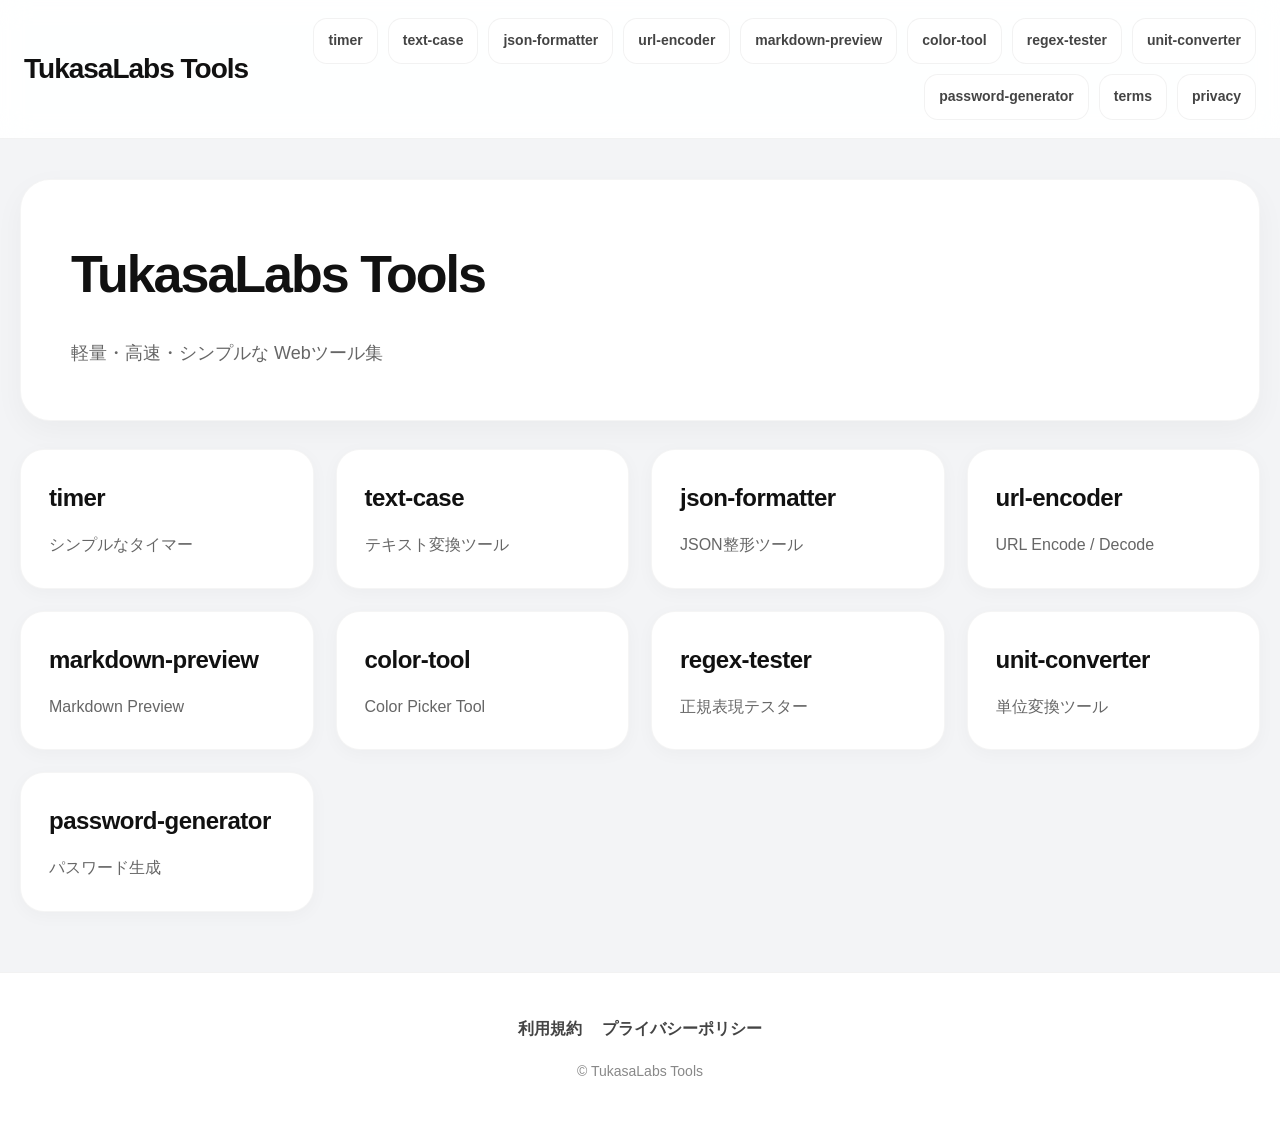
<file: index.html>
<!DOCTYPE html>
<html lang="ja">
<head>
  <meta charset="UTF-8" />
  <meta name="viewport" content="width=device-width, initial-scale=1.0" />

  <title>TukasaLabs Tools</title>

  <meta
    name="description"
    content="軽量・高速・シンプルなWebツール集"
  />

  <link rel="stylesheet" href="style.css" />
</head>
<body>

  <!-- =========================
       Header
  ========================== -->

  <header class="site-header">

    <div class="header-inner">

      <a href="index.html" class="logo">
        TukasaLabs Tools
      </a>

      <nav class="top-nav">

        <a href="timer.html">timer</a>

        <a href="text-case.html">
          text-case
        </a>

        <a href="json-formatter.html">
          json-formatter
        </a>

        <a href="url-encoder.html">
          url-encoder
        </a>

        <a href="markdown-preview.html">
          markdown-preview
        </a>

        <a href="color-tool.html">
          color-tool
        </a>

        <a href="regex-tester.html">
          regex-tester
        </a>

        <a href="unit-converter.html">
          unit-converter
        </a>

        <a href="password-generator.html">
          password-generator
        </a>

        <a href="terms.html">
          terms
        </a>

        <a href="privacy.html">
          privacy
        </a>

      </nav>

    </div>

  </header>

  <!-- =========================
       Layout
  ========================== -->

  <div class="page-layout">

    <!-- Left Ad -->

    <aside class="ad-space">

      <div class="ad-box">
        AD SPACE
      </div>

    </aside>

    <!-- =========================
         Main
    ========================== -->

    <main class="main-content">

      <section class="hero-section">

        <h1>
          TukasaLabs Tools
        </h1>

        <p>
          軽量・高速・シンプルな
          Webツール集
        </p>

      </section>

      <!-- =========================
           Tool Grid
      ========================== -->

      <section class="tool-grid">

        <a class="tool-card" href="timer.html">
          <h2>timer</h2>
          <p>
            シンプルなタイマー
          </p>
        </a>

        <a class="tool-card" href="text-case.html">
          <h2>text-case</h2>
          <p>
            テキスト変換ツール
          </p>
        </a>

        <a class="tool-card" href="json-formatter.html">
          <h2>json-formatter</h2>
          <p>
            JSON整形ツール
          </p>
        </a>

        <a class="tool-card" href="url-encoder.html">
          <h2>url-encoder</h2>
          <p>
            URL Encode / Decode
          </p>
        </a>

        <a class="tool-card" href="markdown-preview.html">
          <h2>markdown-preview</h2>
          <p>
            Markdown Preview
          </p>
        </a>

        <a class="tool-card" href="color-tool.html">
          <h2>color-tool</h2>
          <p>
            Color Picker Tool
          </p>
        </a>

        <a class="tool-card" href="regex-tester.html">
          <h2>regex-tester</h2>
          <p>
            正規表現テスター
          </p>
        </a>

        <a class="tool-card" href="unit-converter.html">
          <h2>unit-converter</h2>
          <p>
            単位変換ツール
          </p>
        </a>

        <a class="tool-card" href="password-generator.html">
          <h2>password-generator</h2>
          <p>
            パスワード生成
          </p>
        </a>

      </section>

    </main>

    <!-- Right Ad -->

    <aside class="ad-space">

      <div class="ad-box">
        AD SPACE
      </div>

    </aside>

  </div>

  <!-- =========================
       Footer
  ========================== -->

  <footer class="site-footer">

    <div class="footer-links">

      <a href="terms.html">
        利用規約
      </a>

      <a href="privacy.html">
        プライバシーポリシー
      </a>

    </div>

    <p class="copyright">
      © TukasaLabs Tools
    </p>

  </footer>

</body>
</html>
</file>
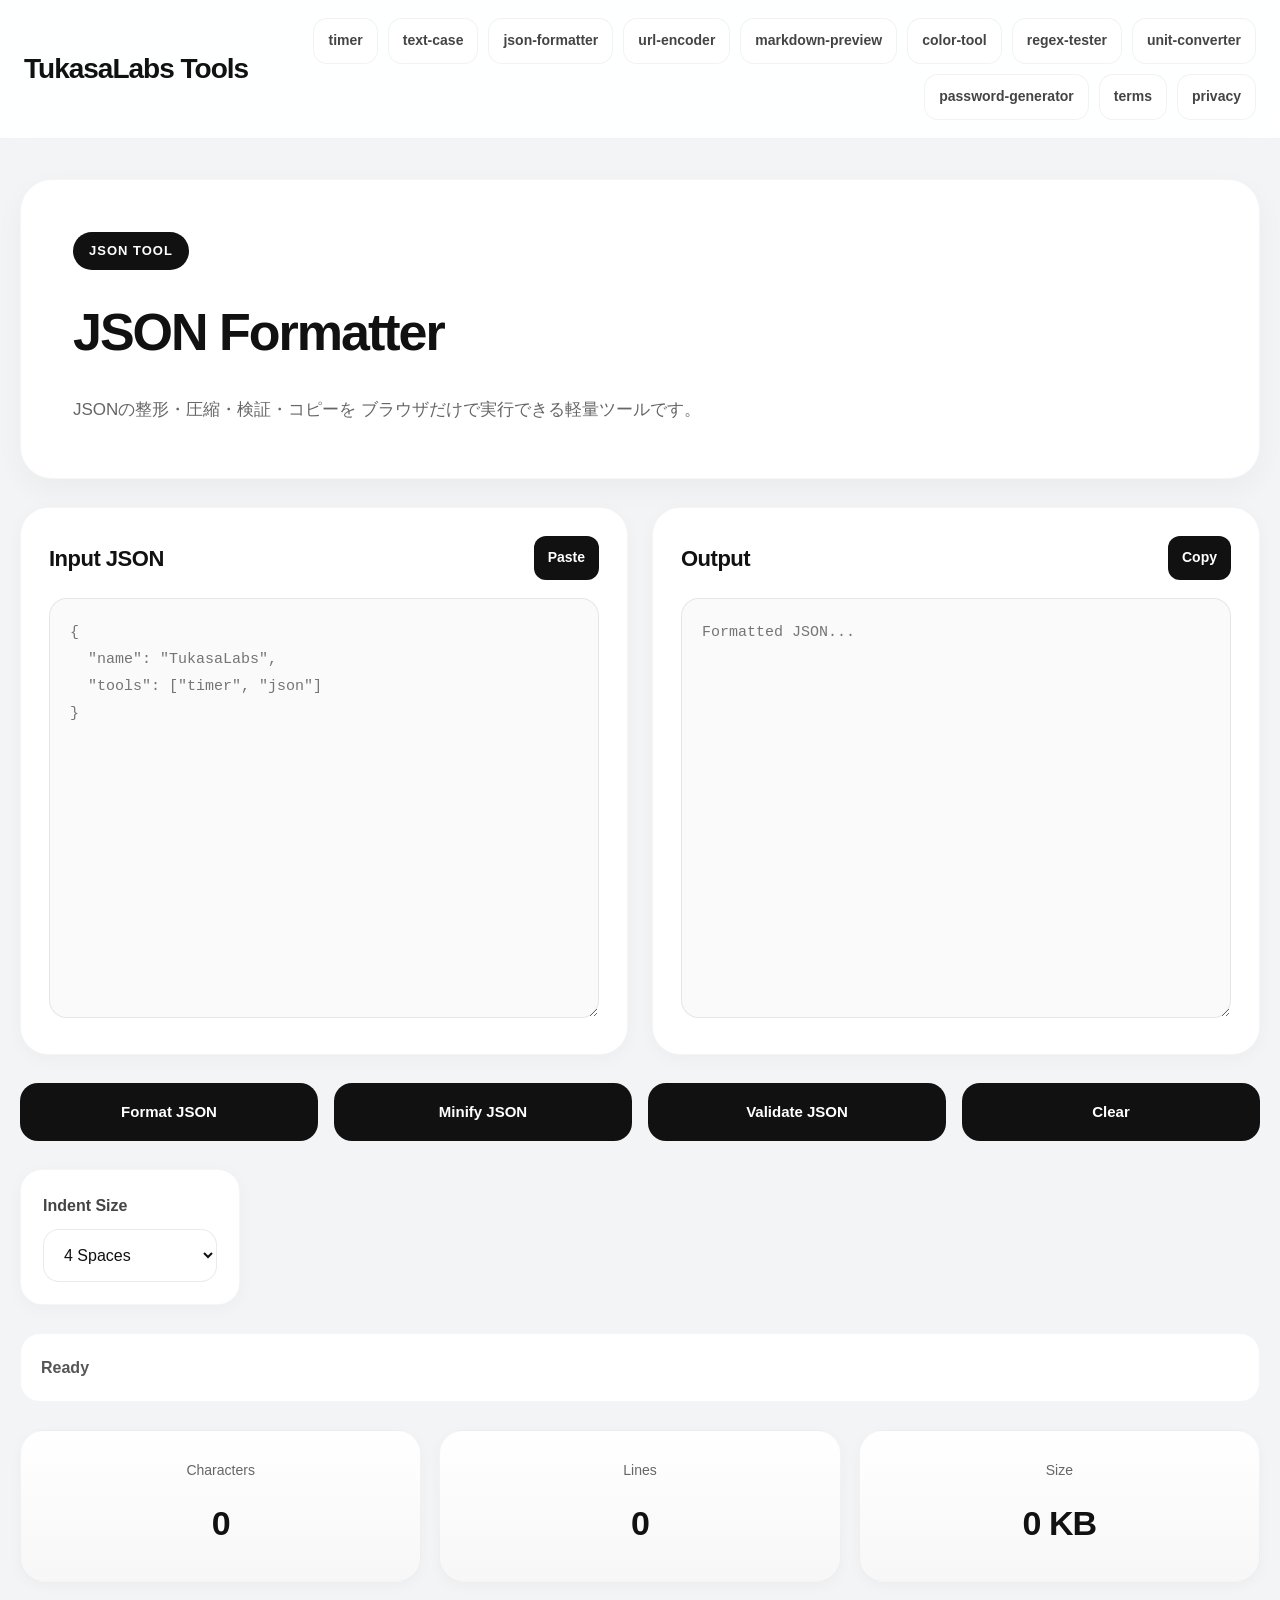
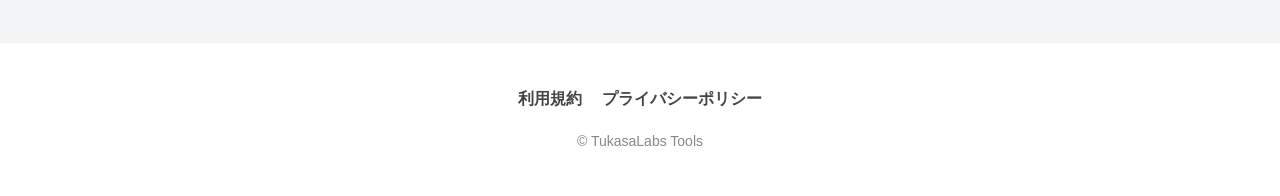
<file: json-formatter.html>
<!DOCTYPE html>
<html lang="ja">
<head>
  <meta charset="UTF-8" />
  <meta name="viewport" content="width=device-width, initial-scale=1.0" />

  <title>json-formatter | TukasaLabs Tools</title>

  <meta
    name="description"
    content="JSONを整形・圧縮・検証できる高機能JSON Formatter"
  />

  <link rel="stylesheet" href="style.css" />
</head>
<body>

  <!-- =========================
       Header
  ========================== -->

  <header class="site-header">
    <div class="header-inner">

      <a href="index.html" class="logo">
        TukasaLabs Tools
      </a>

      <nav class="top-nav">
        <a href="timer.html">timer</a>
        <a href="text-case.html">text-case</a>
        <a href="json-formatter.html">json-formatter</a>
        <a href="url-encoder.html">url-encoder</a>
        <a href="markdown-preview.html">markdown-preview</a>
        <a href="color-tool.html">color-tool</a>
        <a href="regex-tester.html">regex-tester</a>
        <a href="unit-converter.html">unit-converter</a>
        <a href="password-generator.html">password-generator</a>
        <a href="terms.html">terms</a>
        <a href="privacy.html">privacy</a>
      </nav>

    </div>
  </header>

  <!-- =========================
       Layout
  ========================== -->

  <div class="page-layout">

    <!-- Left Ad -->

    <aside class="ad-space">
      <div class="ad-box">
        AD SPACE
      </div>
    </aside>

    <!-- =========================
         Main
    ========================== -->

    <main class="main-content">

      <section class="json-page">

        <!-- =========================
             Hero
        ========================== -->

        <div class="json-hero">

          <span class="json-badge">
            JSON TOOL
          </span>

          <h1>JSON Formatter</h1>

          <p>
            JSONの整形・圧縮・検証・コピーを
            ブラウザだけで実行できる軽量ツールです。
          </p>

        </div>

        <!-- =========================
             Main Tool
        ========================== -->

        <div class="json-tool">

          <!-- Left -->

          <div class="json-panel">

            <div class="panel-header">
              <h2>Input JSON</h2>

              <button id="pasteBtn">
                Paste
              </button>
            </div>

            <textarea
              id="jsonInput"
              placeholder='{
  "name": "TukasaLabs",
  "tools": ["timer", "json"]
}'
            ></textarea>

          </div>

          <!-- Right -->

          <div class="json-panel">

            <div class="panel-header">
              <h2>Output</h2>

              <button id="copyBtn">
                Copy
              </button>
            </div>

            <textarea
              id="jsonOutput"
              readonly
              placeholder="Formatted JSON..."
            ></textarea>

          </div>

        </div>

        <!-- =========================
             Buttons
        ========================== -->

        <div class="json-buttons">

          <button id="formatBtn">
            Format JSON
          </button>

          <button id="minifyBtn">
            Minify JSON
          </button>

          <button id="validateBtn">
            Validate JSON
          </button>

          <button id="clearBtn">
            Clear
          </button>

        </div>

        <!-- =========================
             Options
        ========================== -->

        <div class="json-options">

          <div class="option-box">

            <label for="indentSize">
              Indent Size
            </label>

            <select id="indentSize">
              <option value="2">2 Spaces</option>
              <option value="4" selected>4 Spaces</option>
              <option value="8">8 Spaces</option>
            </select>

          </div>

        </div>

        <!-- =========================
             Status
        ========================== -->

        <div id="jsonStatus" class="json-status">
          Ready
        </div>

        <!-- =========================
             Stats
        ========================== -->

        <div class="json-stats">

          <div class="json-stat-card">
            <span class="json-stat-title">
              Characters
            </span>

            <span class="json-stat-value" id="charCount">
              0
            </span>
          </div>

          <div class="json-stat-card">
            <span class="json-stat-title">
              Lines
            </span>

            <span class="json-stat-value" id="lineCount">
              0
            </span>
          </div>

          <div class="json-stat-card">
            <span class="json-stat-title">
              Size
            </span>

            <span class="json-stat-value" id="sizeCount">
              0 KB
            </span>
          </div>

        </div>

      </section>

    </main>

    <!-- Right Ad -->

    <aside class="ad-space">
      <div class="ad-box">
        AD SPACE
      </div>
    </aside>

  </div>

  <!-- =========================
       Footer
  ========================== -->

  <footer class="site-footer">

    <div class="footer-links">
      <a href="terms.html">利用規約</a>
      <a href="privacy.html">プライバシーポリシー</a>
    </div>

    <p class="copyright">
      © TukasaLabs Tools
    </p>

  </footer>

  <!-- =========================
       Script
  ========================== -->

  <script>

    const jsonInput =
      document.getElementById("jsonInput");

    const jsonOutput =
      document.getElementById("jsonOutput");

    const jsonStatus =
      document.getElementById("jsonStatus");

    const indentSize =
      document.getElementById("indentSize");

    const charCount =
      document.getElementById("charCount");

    const lineCount =
      document.getElementById("lineCount");

    const sizeCount =
      document.getElementById("sizeCount");

    const formatBtn =
      document.getElementById("formatBtn");

    const minifyBtn =
      document.getElementById("minifyBtn");

    const validateBtn =
      document.getElementById("validateBtn");

    const clearBtn =
      document.getElementById("clearBtn");

    const copyBtn =
      document.getElementById("copyBtn");

    const pasteBtn =
      document.getElementById("pasteBtn");

    /* =========================
       Update Stats
    ========================== */

    function updateStats(text) {

      const chars = text.length;

      const lines =
        text.split("\n").length;

      const kb =
        (chars / 1024).toFixed(2);

      charCount.textContent = chars;

      lineCount.textContent = lines;

      sizeCount.textContent =
        `${kb} KB`;

    }

    /* =========================
       Format
    ========================== */

    function formatJSON() {

      try {

        const parsed =
          JSON.parse(jsonInput.value);

        const formatted =
          JSON.stringify(
            parsed,
            null,
            Number(indentSize.value)
          );

        jsonOutput.value =
          formatted;

        jsonStatus.textContent =
          "JSON formatted successfully";

        jsonStatus.className =
          "json-status success";

        updateStats(formatted);

      }

      catch (error) {

        jsonStatus.textContent =
          "Invalid JSON";

        jsonStatus.className =
          "json-status error";

      }

    }

    /* =========================
       Minify
    ========================== */

    function minifyJSON() {

      try {

        const parsed =
          JSON.parse(jsonInput.value);

        const minified =
          JSON.stringify(parsed);

        jsonOutput.value =
          minified;

        jsonStatus.textContent =
          "JSON minified successfully";

        jsonStatus.className =
          "json-status success";

        updateStats(minified);

      }

      catch {

        jsonStatus.textContent =
          "Invalid JSON";

        jsonStatus.className =
          "json-status error";

      }

    }

    /* =========================
       Validate
    ========================== */

    function validateJSON() {

      try {

        JSON.parse(jsonInput.value);

        jsonStatus.textContent =
          "Valid JSON";

        jsonStatus.className =
          "json-status success";

      }

      catch (error) {

        jsonStatus.textContent =
          error.message;

        jsonStatus.className =
          "json-status error";

      }

    }

    /* =========================
       Clear
    ========================== */

    function clearJSON() {

      jsonInput.value = "";

      jsonOutput.value = "";

      jsonStatus.textContent =
        "Cleared";

      jsonStatus.className =
        "json-status";

      updateStats("");

    }

    /* =========================
       Copy
    ========================== */

    async function copyOutput() {

      if (!jsonOutput.value) return;

      await navigator.clipboard.writeText(
        jsonOutput.value
      );

      jsonStatus.textContent =
        "Copied to clipboard";

      jsonStatus.className =
        "json-status success";

    }

    /* =========================
       Paste
    ========================== */

    async function pasteInput() {

      const text =
        await navigator.clipboard.readText();

      jsonInput.value = text;

      updateStats(text);

    }

    /* =========================
       Events
    ========================== */

    formatBtn.addEventListener(
      "click",
      formatJSON
    );

    minifyBtn.addEventListener(
      "click",
      minifyJSON
    );

    validateBtn.addEventListener(
      "click",
      validateJSON
    );

    clearBtn.addEventListener(
      "click",
      clearJSON
    );

    copyBtn.addEventListener(
      "click",
      copyOutput
    );

    pasteBtn.addEventListener(
      "click",
      pasteInput
    );

    jsonInput.addEventListener(
      "input",
      () => {
        updateStats(jsonInput.value);
      }
    );

  </script>

</body>
</html>
</file>
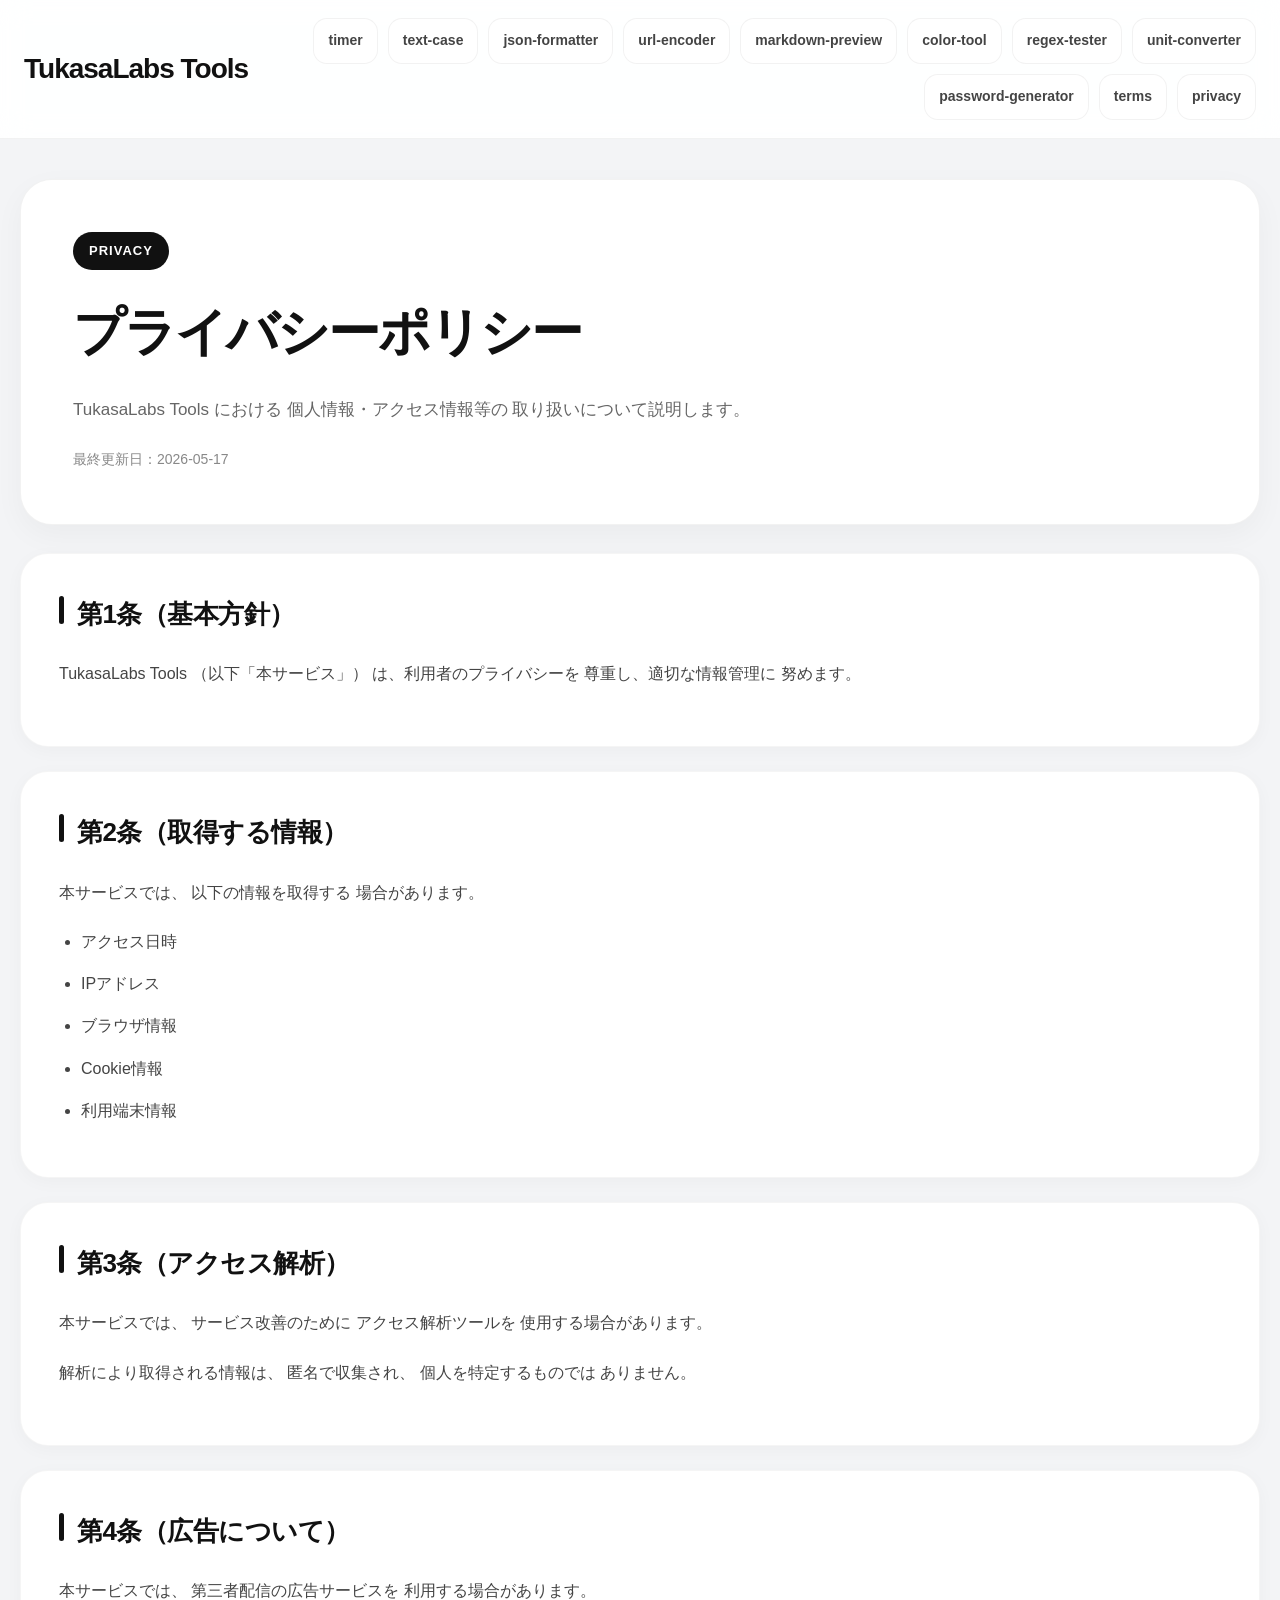
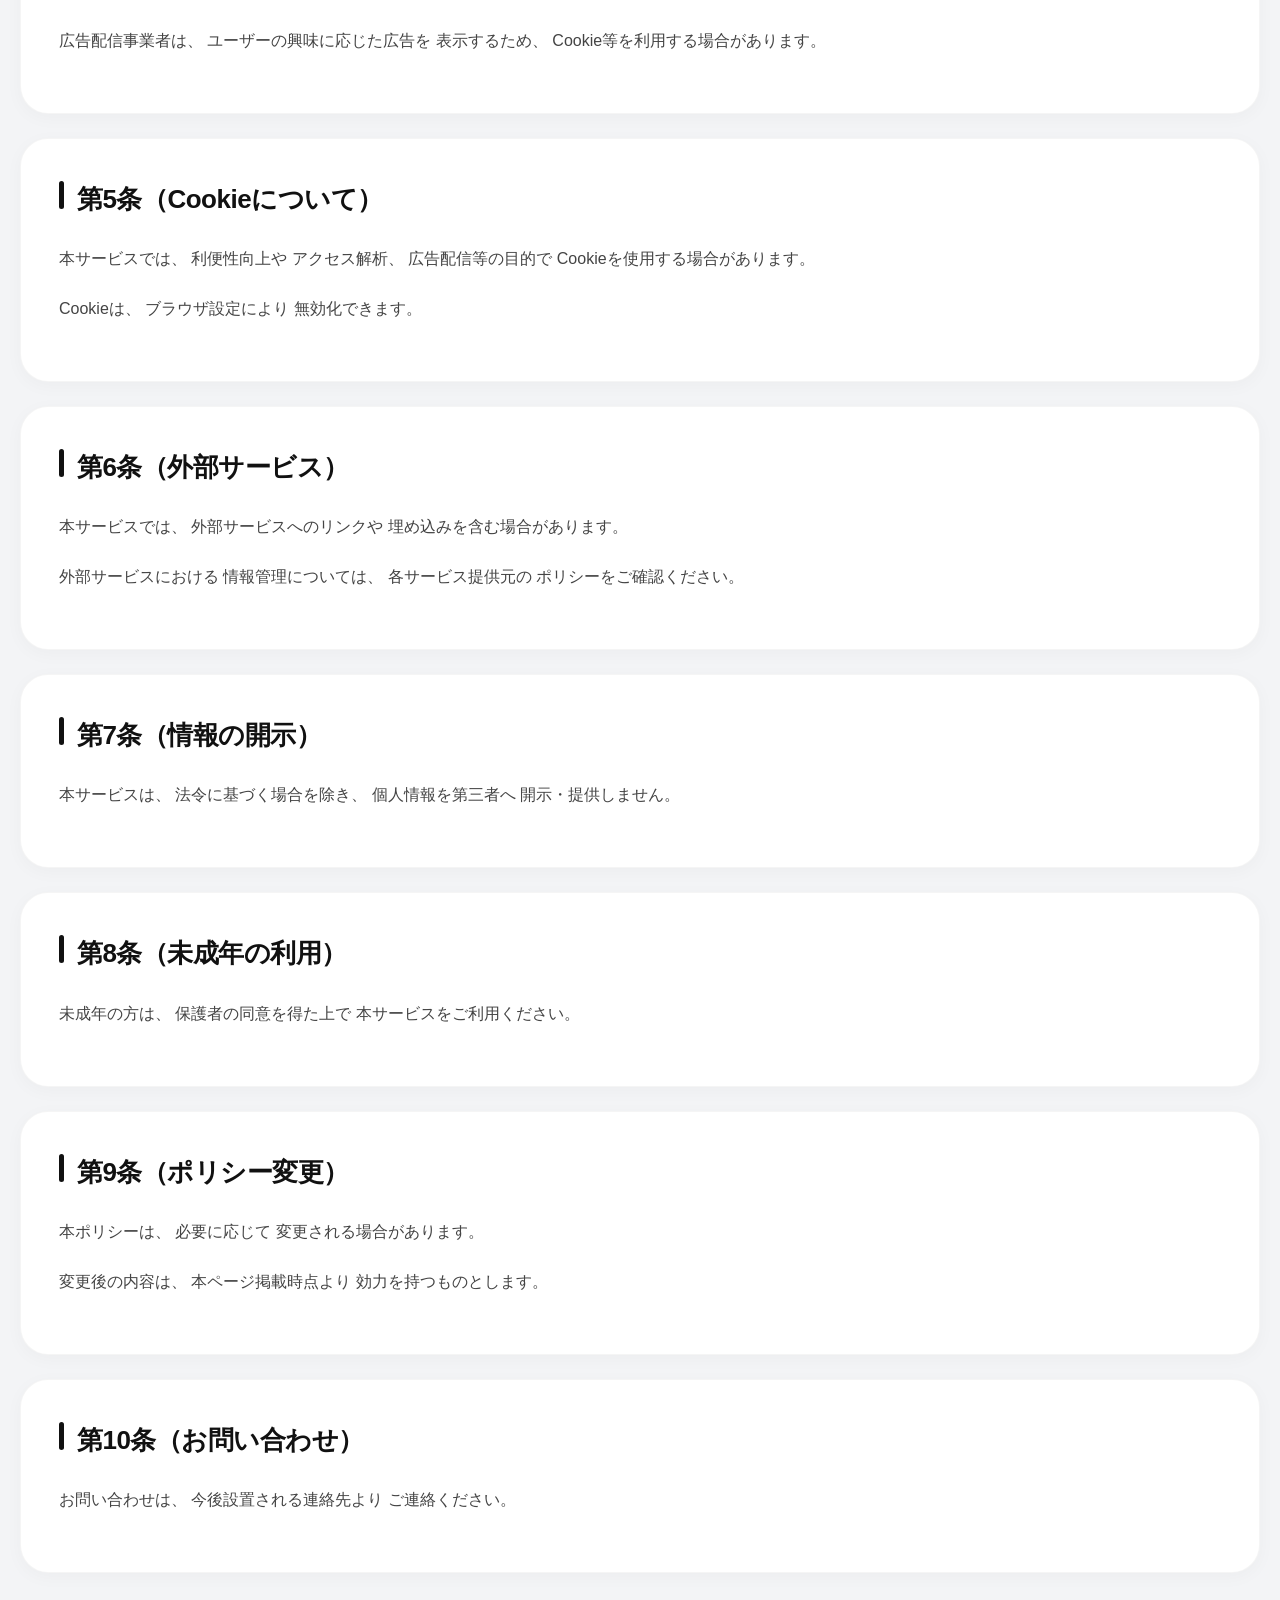
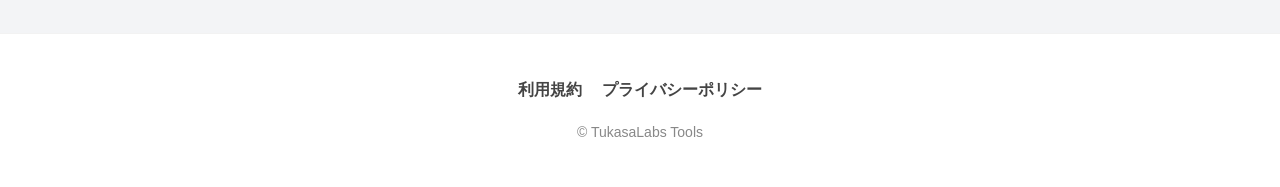
<file: privacy.html>
<!DOCTYPE html>
<html lang="ja">
<head>
  <meta charset="UTF-8" />

  <meta
    name="viewport"
    content="width=device-width, initial-scale=1.0"
  />

  <title>
    プライバシーポリシー | TukasaLabs Tools
  </title>

  <meta
    name="description"
    content="TukasaLabs Tools のプライバシーポリシー"
  />

  <link
    rel="stylesheet"
    href="style.css"
  />
</head>
<body>

  <!-- =========================
       Header
  ========================== -->

  <header class="site-header">

    <div class="header-inner">

      <a href="index.html" class="logo">
        TukasaLabs Tools
      </a>

      <nav class="top-nav">

        <a href="timer.html">timer</a>

        <a href="text-case.html">
          text-case
        </a>

        <a href="json-formatter.html">
          json-formatter
        </a>

        <a href="url-encoder.html">
          url-encoder
        </a>

        <a href="markdown-preview.html">
          markdown-preview
        </a>

        <a href="color-tool.html">
          color-tool
        </a>

        <a href="regex-tester.html">
          regex-tester
        </a>

        <a href="unit-converter.html">
          unit-converter
        </a>

        <a href="password-generator.html">
          password-generator
        </a>

        <a href="terms.html">terms</a>

        <a href="privacy.html">
          privacy
        </a>

      </nav>

    </div>

  </header>

  <!-- =========================
       Layout
  ========================== -->

  <div class="page-layout">

    <!-- Left Ad -->

    <aside class="ad-space">
      <div class="ad-box">
        AD SPACE
      </div>
    </aside>

    <!-- =========================
         Main
    ========================== -->

    <main class="main-content">

      <section class="legal-page">

        <!-- =========================
             Hero
        ========================== -->

        <div class="legal-hero">

          <span class="legal-badge">
            PRIVACY
          </span>

          <h1>
            プライバシーポリシー
          </h1>

          <p>
            TukasaLabs Tools における
            個人情報・アクセス情報等の
            取り扱いについて説明します。
          </p>

          <div class="last-updated">
            最終更新日：2026-05-17
          </div>

        </div>

        <!-- =========================
             Content
        ========================== -->

        <div class="legal-content">

          <!-- 1 -->

          <section class="legal-section">

            <h2>
              第1条（基本方針）
            </h2>

            <p>
              TukasaLabs Tools
              （以下「本サービス」）
              は、利用者のプライバシーを
             尊重し、適切な情報管理に
              努めます。
            </p>

          </section>

          <!-- 2 -->

          <section class="legal-section">

            <h2>
              第2条（取得する情報）
            </h2>

            <p>
              本サービスでは、
              以下の情報を取得する
              場合があります。
            </p>

            <ul>
              <li>
                アクセス日時
              </li>

              <li>
                IPアドレス
              </li>

              <li>
                ブラウザ情報
              </li>

              <li>
                Cookie情報
              </li>

              <li>
                利用端末情報
              </li>
            </ul>

          </section>

          <!-- 3 -->

          <section class="legal-section">

            <h2>
              第3条（アクセス解析）
            </h2>

            <p>
              本サービスでは、
              サービス改善のために
              アクセス解析ツールを
              使用する場合があります。
            </p>

            <p>
              解析により取得される情報は、
              匿名で収集され、
              個人を特定するものでは
              ありません。
            </p>

          </section>

          <!-- 4 -->

          <section class="legal-section">

            <h2>
              第4条（広告について）
            </h2>

            <p>
              本サービスでは、
              第三者配信の広告サービスを
              利用する場合があります。
            </p>

            <p>
              広告配信事業者は、
              ユーザーの興味に応じた広告を
              表示するため、
              Cookie等を利用する場合があります。
            </p>

          </section>

          <!-- 5 -->

          <section class="legal-section">

            <h2>
              第5条（Cookieについて）
            </h2>

            <p>
              本サービスでは、
              利便性向上や
              アクセス解析、
              広告配信等の目的で
              Cookieを使用する場合があります。
            </p>

            <p>
              Cookieは、
              ブラウザ設定により
              無効化できます。
            </p>

          </section>

          <!-- 6 -->

          <section class="legal-section">

            <h2>
              第6条（外部サービス）
            </h2>

            <p>
              本サービスでは、
              外部サービスへのリンクや
              埋め込みを含む場合があります。
            </p>

            <p>
              外部サービスにおける
              情報管理については、
              各サービス提供元の
              ポリシーをご確認ください。
            </p>

          </section>

          <!-- 7 -->

          <section class="legal-section">

            <h2>
              第7条（情報の開示）
            </h2>

            <p>
              本サービスは、
              法令に基づく場合を除き、
              個人情報を第三者へ
              開示・提供しません。
            </p>

          </section>

          <!-- 8 -->

          <section class="legal-section">

            <h2>
              第8条（未成年の利用）
            </h2>

            <p>
              未成年の方は、
              保護者の同意を得た上で
              本サービスをご利用ください。
            </p>

          </section>

          <!-- 9 -->

          <section class="legal-section">

            <h2>
              第9条（ポリシー変更）
            </h2>

            <p>
              本ポリシーは、
              必要に応じて
              変更される場合があります。
            </p>

            <p>
              変更後の内容は、
              本ページ掲載時点より
              効力を持つものとします。
            </p>

          </section>

          <!-- 10 -->

          <section class="legal-section">

            <h2>
              第10条（お問い合わせ）
            </h2>

            <p>
              お問い合わせは、
              今後設置される連絡先より
              ご連絡ください。
            </p>

          </section>

        </div>

      </section>

    </main>

    <!-- Right Ad -->

    <aside class="ad-space">
      <div class="ad-box">
        AD SPACE
      </div>
    </aside>

  </div>

  <!-- =========================
       Footer
  ========================== -->

  <footer class="site-footer">

    <div class="footer-links">

      <a href="terms.html">
        利用規約
      </a>

      <a href="privacy.html">
        プライバシーポリシー
      </a>

    </div>

    <p class="copyright">
      © TukasaLabs Tools
    </p>

  </footer>

</body>
</html>
</file>
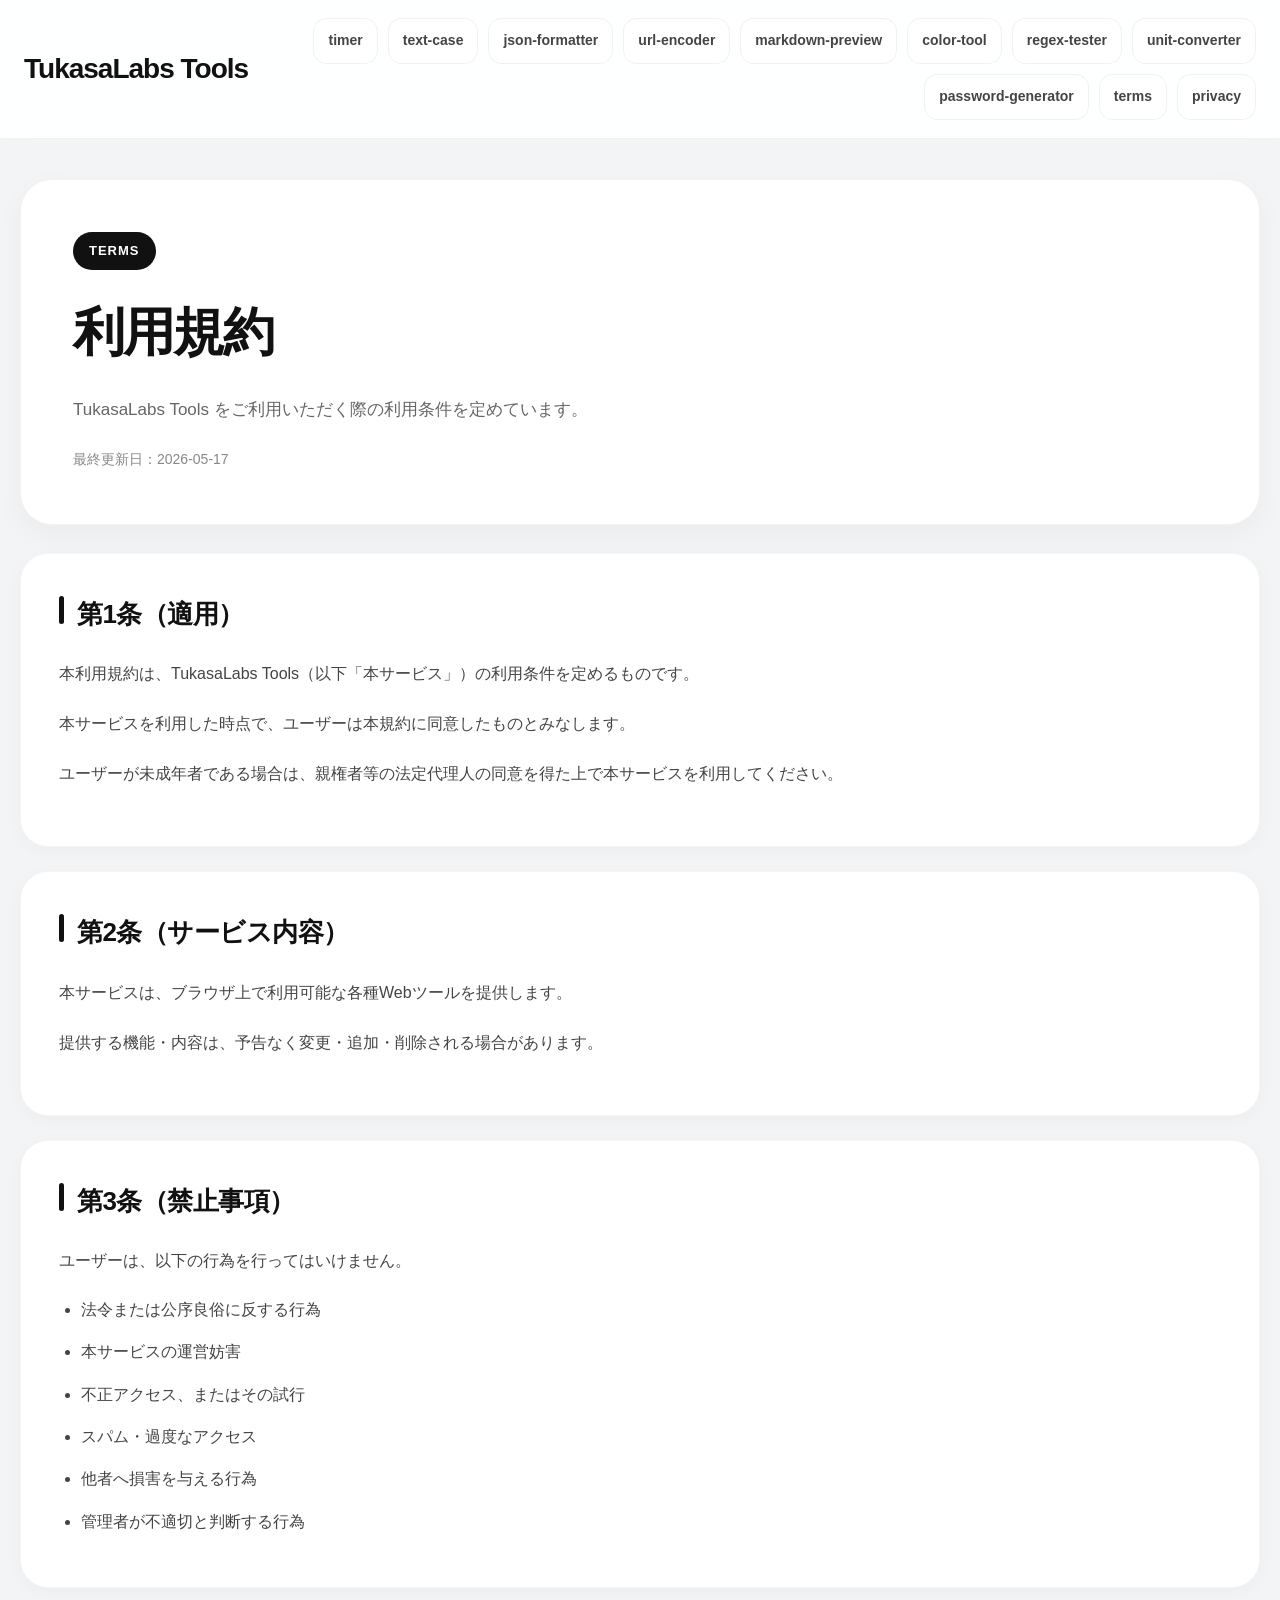
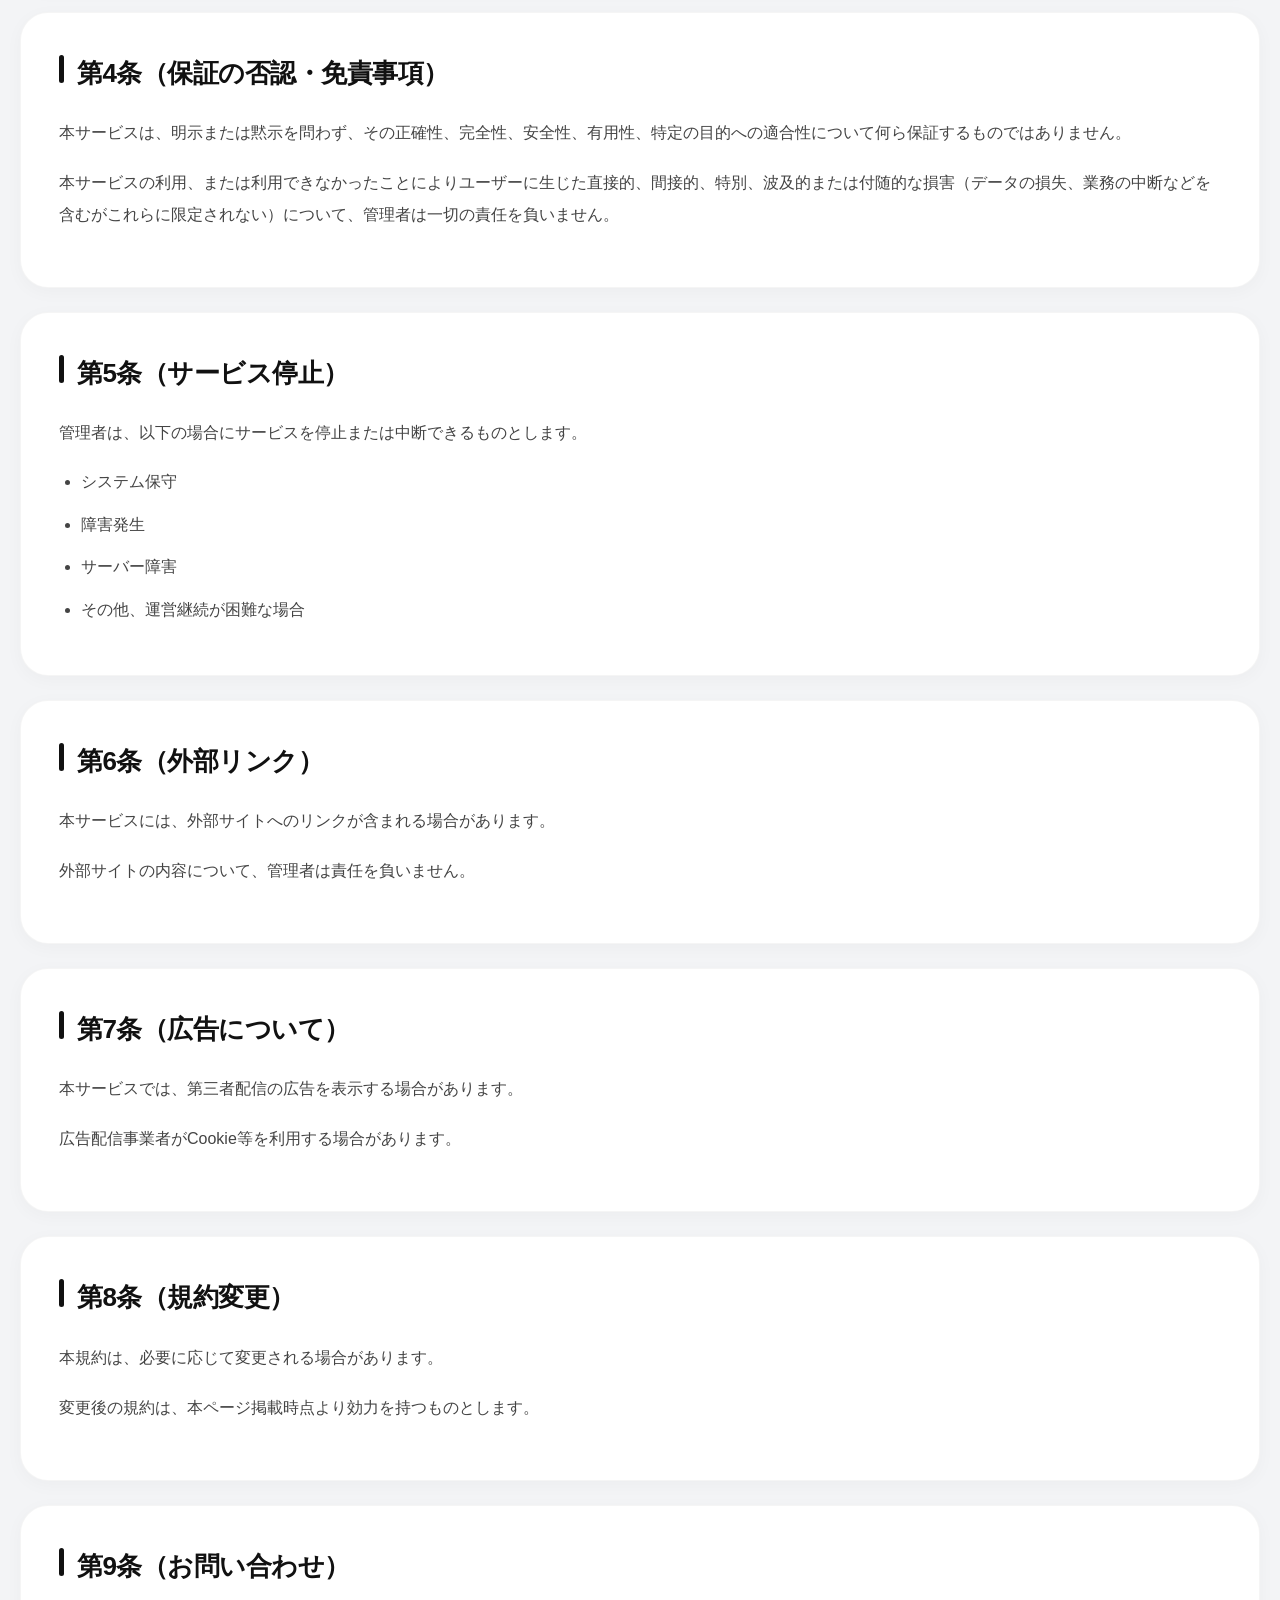
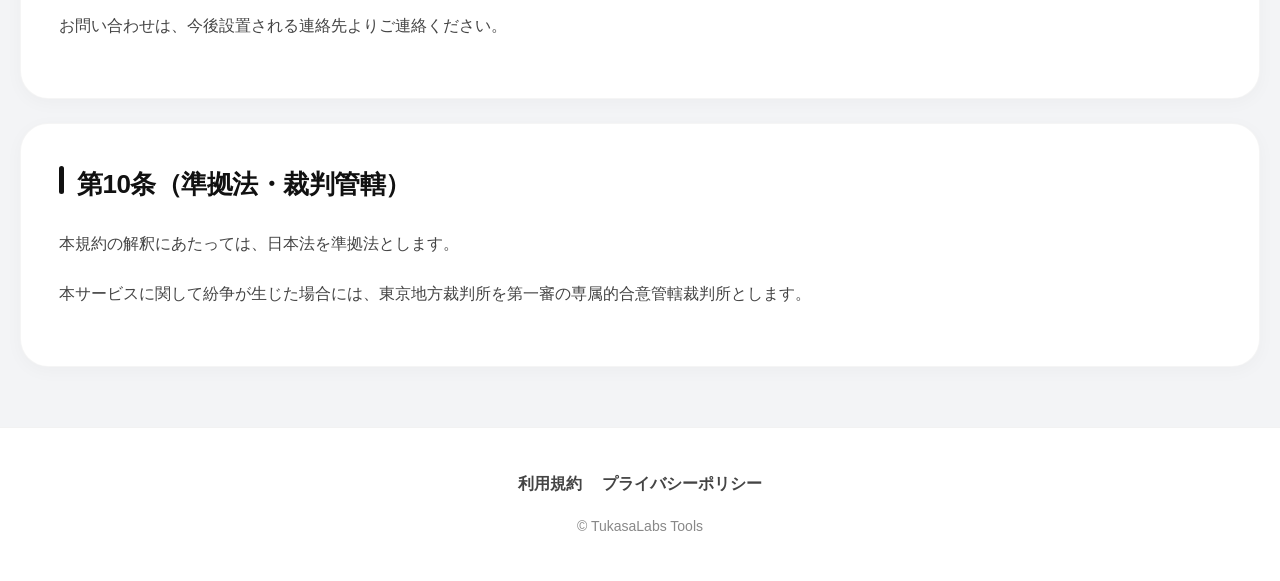
<file: terms.html>
<!DOCTYPE html>
<html lang="ja">
<head>
  <meta charset="UTF-8" />
  <meta name="viewport" content="width=device-width, initial-scale=1.0" />
  <title>利用規約 | TukasaLabs Tools</title>
  <meta name="description" content="TukasaLabs Tools の利用規約" />
  <link rel="stylesheet" href="style.css" />
</head>
<body>

  <!-- =========================
       Header
  ========================== -->
  <header class="site-header">
    <div class="header-inner">
      <a href="index.html" class="logo">TukasaLabs Tools</a>
      <nav class="top-nav">
        <a href="timer.html">timer</a>
        <a href="text-case.html">text-case</a>
        <a href="json-formatter.html">json-formatter</a>
        <a href="url-encoder.html">url-encoder</a>
        <a href="markdown-preview.html">markdown-preview</a>
        <a href="color-tool.html">color-tool</a>
        <a href="regex-tester.html">regex-tester</a>
        <a href="unit-converter.html">unit-converter</a>
        <a href="password-generator.html">password-generator</a>
        <a href="terms.html">terms</a>
        <a href="privacy.html">privacy</a>
      </nav>
    </div>
  </header>

  <!-- =========================
       Layout
  ========================== -->
  <div class="page-layout">

    <!-- Left Ad -->
    <aside class="ad-space">
      <div class="ad-box">AD SPACE</div>
    </aside>

    <!-- =========================
         Main Content
    ========================== -->
    <main class="main-content">
      <section class="legal-page">

        <!-- =========================
             Hero
        ========================== -->
        <div class="legal-hero">
          <span class="legal-badge">TERMS</span>
          <h1>利用規約</h1>
          <p>TukasaLabs Tools をご利用いただく際の利用条件を定めています。</p>
          <div class="last-updated">最終更新日：2026-05-17</div>
        </div>

        <!-- =========================
             Content
        ========================== -->
        <div class="legal-content">

          <!-- 1 -->
          <section class="legal-section">
            <h2>第1条（適用）</h2>
            <p>本利用規約は、TukasaLabs Tools（以下「本サービス」）の利用条件を定めるものです。</p>
            <p>本サービスを利用した時点で、ユーザーは本規約に同意したものとみなします。</p>
            <p>ユーザーが未成年者である場合は、親権者等の法定代理人の同意を得た上で本サービスを利用してください。</p>
          </section>

          <!-- 2 -->
          <section class="legal-section">
            <h2>第2条（サービス内容）</h2>
            <p>本サービスは、ブラウザ上で利用可能な各種Webツールを提供します。</p>
            <p>提供する機能・内容は、予告なく変更・追加・削除される場合があります。</p>
          </section>

          <!-- 3 -->
          <section class="legal-section">
            <h2>第3条（禁止事項）</h2>
            <p>ユーザーは、以下の行為を行ってはいけません。</p>
            <ul>
              <li>法令または公序良俗に反する行為</li>
              <li>本サービスの運営妨害</li>
              <li>不正アクセス、またはその試行</li>
              <li>スパム・過度なアクセス</li>
              <li>他者へ損害を与える行為</li>
              <li>管理者が不適切と判断する行為</li>
            </ul>
          </section>

          <!-- 4 -->
          <section class="legal-section">
            <h2>第4条（保証の否認・免責事項）</h2>
            <p>本サービスは、明示または黙示を問わず、その正確性、完全性、安全性、有用性、特定の目的への適合性について何ら保証するものではありません。</p>
            <p>本サービスの利用、または利用できなかったことによりユーザーに生じた直接的、間接的、特別、波及的または付随的な損害（データの損失、業務の中断などを含むがこれらに限定されない）について、管理者は一切の責任を負いません。</p>
          </section>

          <!-- 5 -->
          <section class="legal-section">
            <h2>第5条（サービス停止）</h2>
            <p>管理者は、以下の場合にサービスを停止または中断できるものとします。</p>
            <ul>
              <li>システム保守</li>
              <li>障害発生</li>
              <li>サーバー障害</li>
              <li>その他、運営継続が困難な場合</li>
            </ul>
          </section>

          <!-- 6 -->
          <section class="legal-section">
            <h2>第6条（外部リンク）</h2>
            <p>本サービスには、外部サイトへのリンクが含まれる場合があります。</p>
            <p>外部サイトの内容について、管理者は責任を負いません。</p>
          </section>

          <!-- 7 -->
          <section class="legal-section">
            <h2>第7条（広告について）</h2>
            <p>本サービスでは、第三者配信の広告を表示する場合があります。</p>
            <p>広告配信事業者がCookie等を利用する場合があります。</p>
          </section>

          <!-- 8 -->
          <section class="legal-section">
            <h2>第8条（規約変更）</h2>
            <p>本規約は、必要に応じて変更される場合があります。</p>
            <p>変更後の規約は、本ページ掲載時点より効力を持つものとします。</p>
          </section>

          <!-- 9 -->
          <section class="legal-section">
            <h2>第9条（お問い合わせ）</h2>
            <p>お問い合わせは、今後設置される連絡先よりご連絡ください。</p>
          </section>

          <!-- 10 -->
          <section class="legal-section">
            <h2>第10条（準拠法・裁判管轄）</h2>
            <p>本規約の解釈にあたっては、日本法を準拠法とします。</p>
            <p>本サービスに関して紛争が生じた場合には、東京地方裁判所を第一審の専属的合意管轄裁判所とします。</p>
          </section>

        </div>
      </section>
    </main>

    <!-- Right Ad -->
    <aside class="ad-space">
      <div class="ad-box">AD SPACE</div>
    </aside>

  </div>

  <!-- =========================
       Footer
  ========================== -->
  <footer class="site-footer">
    <div class="footer-links">
      <a href="terms.html">利用規約</a>
      <a href="privacy.html">プライバシーポリシー</a>
    </div>
    <p class="copyright">© TukasaLabs Tools</p>
  </footer>

</body>
</html>
</file>
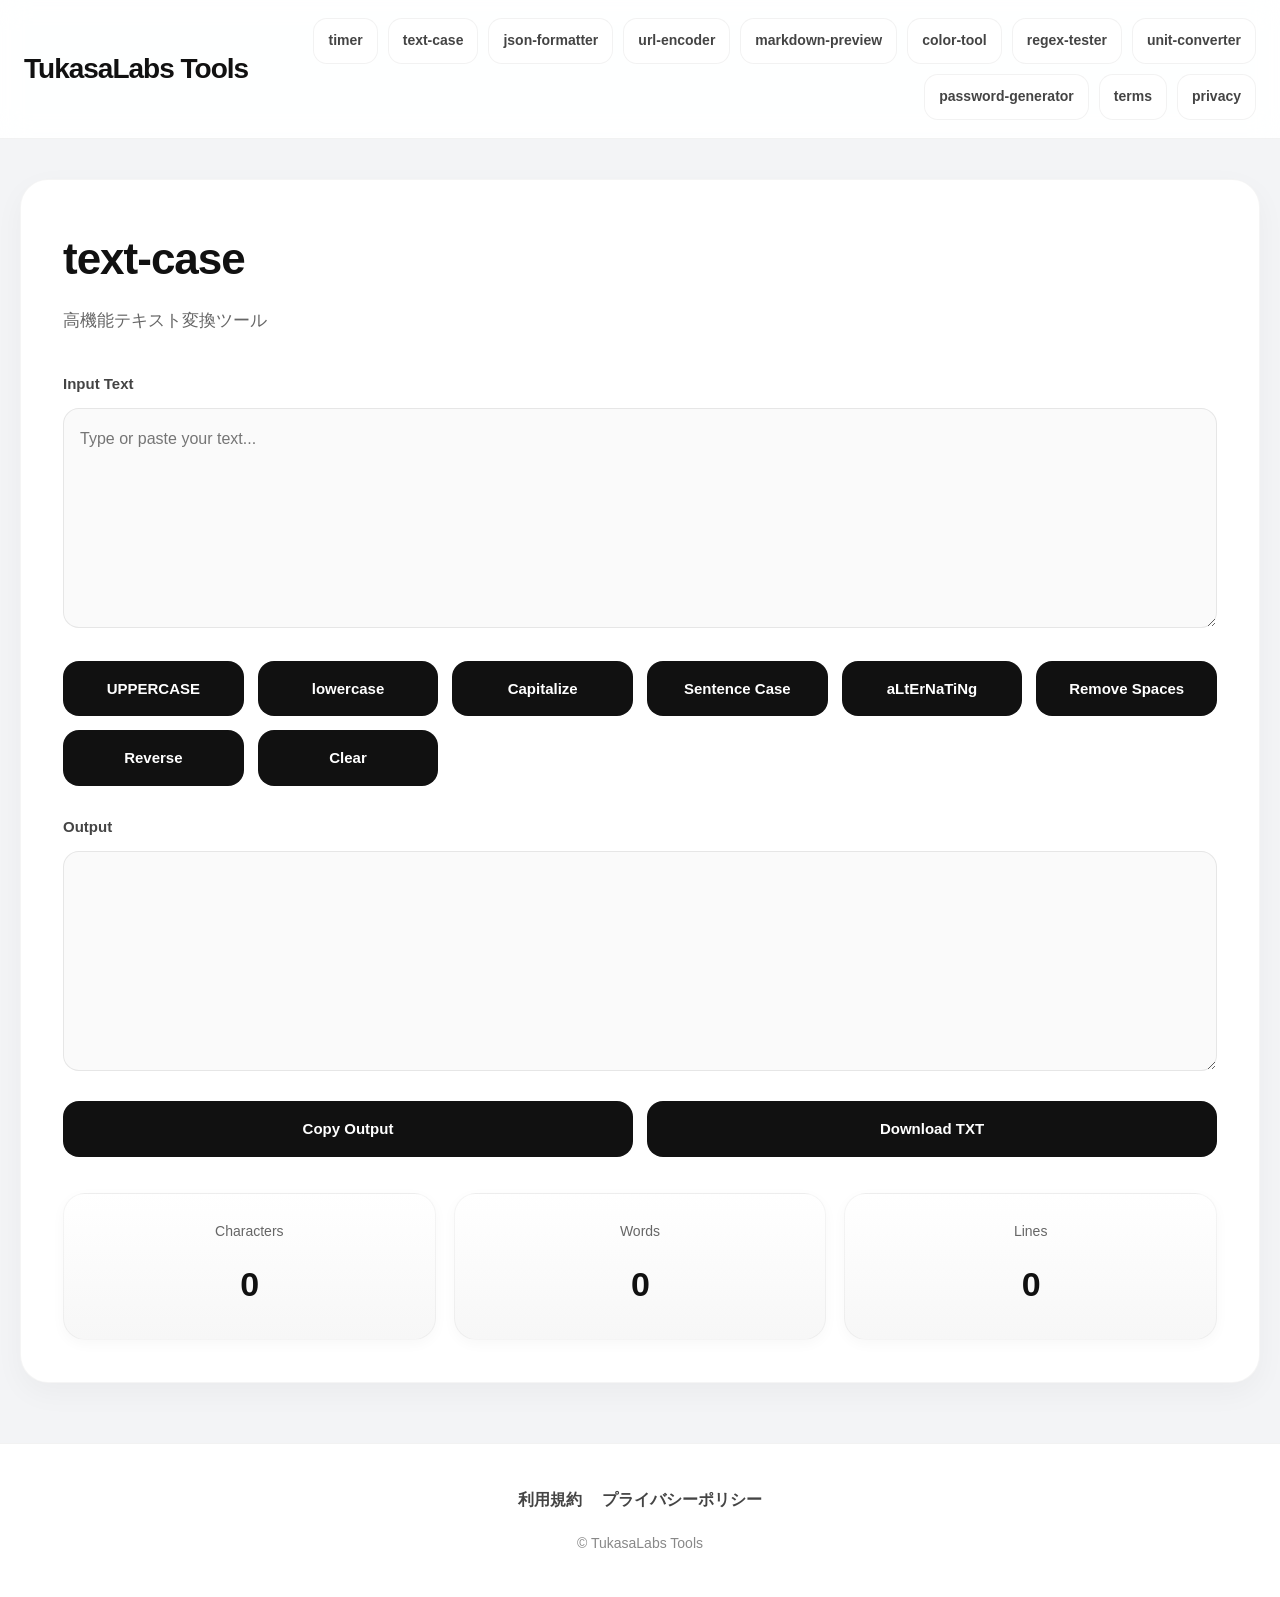
<file: text-case.html>
<!DOCTYPE html>
<html lang="ja">
<head>
  <meta charset="UTF-8" />

  <meta
    name="viewport"
    content="width=device-width, initial-scale=1.0"
  />

  <title>
    text-case | TukasaLabs Tools
  </title>

  <meta
    name="description"
    content="高機能テキスト変換ツール"
  />

  <link rel="stylesheet" href="style.css" />
</head>
<body>

  <!-- =========================
       Header
  ========================== -->

  <header class="site-header">

    <div class="header-inner">

      <a href="index.html" class="logo">
        TukasaLabs Tools
      </a>

      <nav class="top-nav">

        <a href="timer.html">timer</a>

        <a href="text-case.html">
          text-case
        </a>

        <a href="json-formatter.html">
          json-formatter
        </a>

        <a href="url-encoder.html">
          url-encoder
        </a>

        <a href="markdown-preview.html">
          markdown-preview
        </a>

        <a href="color-tool.html">
          color-tool
        </a>

        <a href="regex-tester.html">
          regex-tester
        </a>

        <a href="unit-converter.html">
          unit-converter
        </a>

        <a href="password-generator.html">
          password-generator
        </a>

        <a href="terms.html">
          terms
        </a>

        <a href="privacy.html">
          privacy
        </a>

      </nav>

    </div>

  </header>

  <!-- =========================
       Layout
  ========================== -->

  <div class="page-layout">

    <!-- Left Ad -->

    <aside class="ad-space">

      <div class="ad-box">
        AD SPACE
      </div>

    </aside>

    <!-- =========================
         Main
    ========================== -->

    <main class="main-content">

      <section class="tool-container text-case-page">

        <h1>
          text-case
        </h1>

        <p class="tool-description">
          高機能テキスト変換ツール
        </p>

        <!-- =========================
             Input
        ========================== -->

        <label class="section-label">
          Input Text
        </label>

        <textarea
          id="inputText"
          placeholder="Type or paste your text..."
        ></textarea>

        <!-- =========================
             Buttons
        ========================== -->

        <div class="case-buttons">

          <button onclick="convertUppercase()">
            UPPERCASE
          </button>

          <button onclick="convertLowercase()">
            lowercase
          </button>

          <button onclick="convertCapitalize()">
            Capitalize
          </button>

          <button onclick="convertSentenceCase()">
            Sentence Case
          </button>

          <button onclick="convertAlternating()">
            aLtErNaTiNg
          </button>

          <button onclick="removeExtraSpaces()">
            Remove Spaces
          </button>

          <button onclick="reverseText()">
            Reverse
          </button>

          <button onclick="clearText()">
            Clear
          </button>

        </div>

        <!-- =========================
             Output
        ========================== -->

        <label class="section-label">
          Output
        </label>

        <textarea
          id="outputText"
          readonly
        ></textarea>

        <!-- =========================
             Actions
        ========================== -->

        <div class="action-buttons">

          <button onclick="copyOutput()">
            Copy Output
          </button>

          <button onclick="downloadText()">
            Download TXT
          </button>

        </div>

        <!-- =========================
             Stats
        ========================== -->

        <div class="text-stats">

          <div class="stat-card">

            <span class="stat-title">
              Characters
            </span>

            <span
              class="stat-value"
              id="charCount"
            >
              0
            </span>

          </div>

          <div class="stat-card">

            <span class="stat-title">
              Words
            </span>

            <span
              class="stat-value"
              id="wordCount"
            >
              0
            </span>

          </div>

          <div class="stat-card">

            <span class="stat-title">
              Lines
            </span>

            <span
              class="stat-value"
              id="lineCount"
            >
              0
            </span>

          </div>

        </div>

      </section>

    </main>

    <!-- Right Ad -->

    <aside class="ad-space">

      <div class="ad-box">
        AD SPACE
      </div>

    </aside>

  </div>

  <!-- =========================
       Footer
  ========================== -->

  <footer class="site-footer">

    <div class="footer-links">

      <a href="terms.html">
        利用規約
      </a>

      <a href="privacy.html">
        プライバシーポリシー
      </a>

    </div>

    <p class="copyright">
      © TukasaLabs Tools
    </p>

  </footer>

  <!-- =========================
       Script
  ========================== -->

  <script>

    const inputText =
      document.getElementById("inputText");

    const outputText =
      document.getElementById("outputText");

    function getInput() {
      return inputText.value;
    }

    function setOutput(text) {

      outputText.value = text;

      updateStats(text);

    }

    function convertUppercase() {

      setOutput(
        getInput().toUpperCase()
      );

    }

    function convertLowercase() {

      setOutput(
        getInput().toLowerCase()
      );

    }

    function convertCapitalize() {

      const text =
        getInput()
        .toLowerCase()
        .split(" ")
        .map(word =>
          word.charAt(0).toUpperCase() +
          word.slice(1)
        )
        .join(" ");

      setOutput(text);

    }

    function convertSentenceCase() {

      const text =
        getInput()
        .toLowerCase()
        .replace(
          /(^\s*\w|[.!?]\s*\w)/g,
          c => c.toUpperCase()
        );

      setOutput(text);

    }

    function convertAlternating() {

      let result = "";

      const text = getInput();

      for (let i = 0; i < text.length; i++) {

        result +=
          i % 2 === 0
          ? text[i].toLowerCase()
          : text[i].toUpperCase();

      }

      setOutput(result);

    }

    function removeExtraSpaces() {

      const text =
        getInput()
        .replace(/\s+/g, " ")
        .trim();

      setOutput(text);

    }

    function reverseText() {

      const text =
        getInput()
        .split("")
        .reverse()
        .join("");

      setOutput(text);

    }

    function clearText() {

      inputText.value = "";
      outputText.value = "";

      updateStats("");

    }

    async function copyOutput() {

      try {

        await navigator.clipboard.writeText(
          outputText.value
        );

        alert("Copied!");

      } catch {

        alert("Copy failed.");

      }

    }

    function downloadText() {

      const blob =
        new Blob(
          [outputText.value],
          { type: "text/plain" }
        );

      const url =
        URL.createObjectURL(blob);

      const a =
        document.createElement("a");

      a.href = url;

      a.download = "text-case-output.txt";

      a.click();

      URL.revokeObjectURL(url);

    }

    function updateStats(text) {

      document.getElementById("charCount")
        .textContent = text.length;

      const words =
        text.trim() === ""
        ? 0
        : text.trim().split(/\s+/).length;

      document.getElementById("wordCount")
        .textContent = words;

      document.getElementById("lineCount")
        .textContent =
          text === ""
          ? 0
          : text.split("\n").length;

    }

    inputText.addEventListener("input", () => {

      updateStats(inputText.value);

    });

  </script>

</body>
</html>
</file>
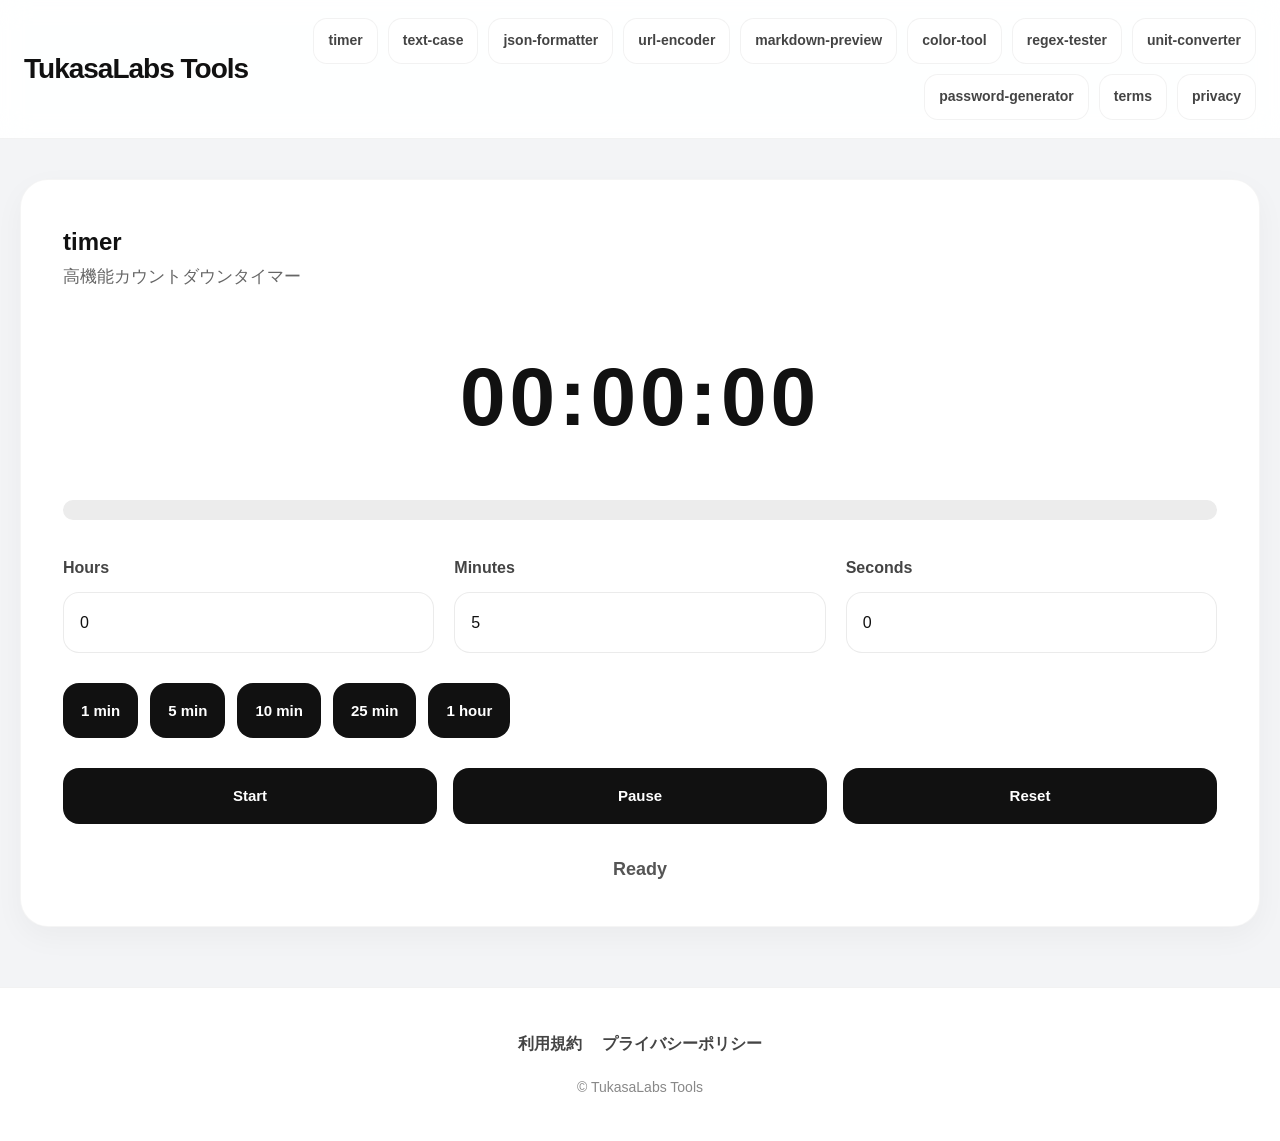
<file: timer.html>
<!DOCTYPE html>
<html lang="ja">
<head>
  <meta charset="UTF-8" />

  <meta
    name="viewport"
    content="width=device-width, initial-scale=1.0"
  />

  <title>timer | TukasaLabs Tools</title>

  <meta
    name="description"
    content="高機能タイマー"
  />

  <link rel="stylesheet" href="style.css" />
</head>
<body>

  <!-- =========================
       Header
  ========================== -->

  <header class="site-header">

    <div class="header-inner">

      <a href="index.html" class="logo">
        TukasaLabs Tools
      </a>

      <nav class="top-nav">

        <a href="timer.html">timer</a>

        <a href="text-case.html">
          text-case
        </a>

        <a href="json-formatter.html">
          json-formatter
        </a>

        <a href="url-encoder.html">
          url-encoder
        </a>

        <a href="markdown-preview.html">
          markdown-preview
        </a>

        <a href="color-tool.html">
          color-tool
        </a>

        <a href="regex-tester.html">
          regex-tester
        </a>

        <a href="unit-converter.html">
          unit-converter
        </a>

        <a href="password-generator.html">
          password-generator
        </a>

        <a href="terms.html">
          terms
        </a>

        <a href="privacy.html">
          privacy
        </a>

      </nav>

    </div>

  </header>

  <!-- =========================
       Layout
  ========================== -->

  <div class="page-layout">

    <!-- Left Ad -->

    <aside class="ad-space">

      <div class="ad-box">
        AD SPACE
      </div>

    </aside>

    <!-- =========================
         Main Content
    ========================== -->

    <main class="main-content">

      <section class="tool-container timer-page">

        <h1>
          timer
        </h1>

        <p class="tool-description">
          高機能カウントダウンタイマー
        </p>

        <!-- =========================
             Timer Display
        ========================== -->

        <div class="timer-display" id="timerDisplay">
          00:00:00
        </div>

        <!-- =========================
             Progress Bar
        ========================== -->

        <div class="progress-wrapper">

          <div
            class="progress-bar"
            id="progressBar"
          ></div>

        </div>

        <!-- =========================
             Inputs
        ========================== -->

        <div class="time-inputs">

          <div class="input-group">

            <label>
              Hours
            </label>

            <input
              type="number"
              id="hours"
              min="0"
              max="99"
              value="0"
            />

          </div>

          <div class="input-group">

            <label>
              Minutes
            </label>

            <input
              type="number"
              id="minutes"
              min="0"
              max="59"
              value="5"
            />

          </div>

          <div class="input-group">

            <label>
              Seconds
            </label>

            <input
              type="number"
              id="seconds"
              min="0"
              max="59"
              value="0"
            />

          </div>

        </div>

        <!-- =========================
             Presets
        ========================== -->

        <div class="preset-buttons">

          <button onclick="setPreset(60)">
            1 min
          </button>

          <button onclick="setPreset(300)">
            5 min
          </button>

          <button onclick="setPreset(600)">
            10 min
          </button>

          <button onclick="setPreset(1500)">
            25 min
          </button>

          <button onclick="setPreset(3600)">
            1 hour
          </button>

        </div>

        <!-- =========================
             Controls
        ========================== -->

        <div class="control-buttons">

          <button onclick="startTimer()">
            Start
          </button>

          <button onclick="pauseTimer()">
            Pause
          </button>

          <button onclick="resetTimer()">
            Reset
          </button>

        </div>

        <!-- =========================
             Status
        ========================== -->

        <div class="timer-status" id="timerStatus">

          Ready

        </div>

      </section>

    </main>

    <!-- Right Ad -->

    <aside class="ad-space">

      <div class="ad-box">
        AD SPACE
      </div>

    </aside>

  </div>

  <!-- =========================
       Footer
  ========================== -->

  <footer class="site-footer">

    <div class="footer-links">

      <a href="terms.html">
        利用規約
      </a>

      <a href="privacy.html">
        プライバシーポリシー
      </a>

    </div>

    <p class="copyright">
      © TukasaLabs Tools
    </p>

  </footer>

  <!-- =========================
       Script
  ========================== -->

  <script>

    let timer;
    let totalSeconds = 0;
    let remainingSeconds = 0;
    let isRunning = false;

    const timerDisplay =
      document.getElementById("timerDisplay");

    const timerStatus =
      document.getElementById("timerStatus");

    const progressBar =
      document.getElementById("progressBar");

    function updateDisplay() {

      const hours =
        Math.floor(remainingSeconds / 3600);

      const minutes =
        Math.floor((remainingSeconds % 3600) / 60);

      const seconds =
        remainingSeconds % 60;

      timerDisplay.textContent =
        `${String(hours).padStart(2, "0")}:` +
        `${String(minutes).padStart(2, "0")}:` +
        `${String(seconds).padStart(2, "0")}`;

      updateProgress();

    }

    function updateProgress() {

      if (totalSeconds === 0) {
        progressBar.style.width = "0%";
        return;
      }

      const progress =
        (remainingSeconds / totalSeconds) * 100;

      progressBar.style.width =
        `${progress}%`;

    }

    function startTimer() {

      if (isRunning) return;

      if (remainingSeconds <= 0) {

        const hours =
          parseInt(document.getElementById("hours").value) || 0;

        const minutes =
          parseInt(document.getElementById("minutes").value) || 0;

        const seconds =
          parseInt(document.getElementById("seconds").value) || 0;

        totalSeconds =
          (hours * 3600) +
          (minutes * 60) +
          seconds;

        remainingSeconds = totalSeconds;

      }

      if (remainingSeconds <= 0) {
        alert("Please enter time.");
        return;
      }

      isRunning = true;

      timerStatus.textContent = "Running";

      updateDisplay();

      timer = setInterval(() => {

        remainingSeconds--;

        updateDisplay();

        document.title =
          `${timerDisplay.textContent} | timer`;

        if (remainingSeconds <= 0) {

          clearInterval(timer);

          isRunning = false;

          timerStatus.textContent =
            "Finished";

          document.title =
            "Timer Finished!";

          progressBar.style.width = "0%";

          alert("Time is up!");

        }

      }, 1000);

    }

    function pauseTimer() {

      clearInterval(timer);

      isRunning = false;

      timerStatus.textContent =
        "Paused";

    }

    function resetTimer() {

      clearInterval(timer);

      isRunning = false;

      totalSeconds = 0;
      remainingSeconds = 0;

      document.getElementById("hours").value = 0;
      document.getElementById("minutes").value = 5;
      document.getElementById("seconds").value = 0;

      timerDisplay.textContent =
        "00:00:00";

      timerStatus.textContent =
        "Ready";

      progressBar.style.width = "0%";

      document.title =
        "timer | TukasaLabs Tools";

    }

    function setPreset(secondsValue) {

      clearInterval(timer);

      isRunning = false;

      totalSeconds = secondsValue;
      remainingSeconds = secondsValue;

      const hours =
        Math.floor(secondsValue / 3600);

      const minutes =
        Math.floor((secondsValue % 3600) / 60);

      const seconds =
        secondsValue % 60;

      document.getElementById("hours").value =
        hours;

      document.getElementById("minutes").value =
        minutes;

      document.getElementById("seconds").value =
        seconds;

      timerStatus.textContent =
        "Preset Loaded";

      updateDisplay();

    }

    updateDisplay();

  </script>

</body>
</html>
</file>
<file: style.css>
/* ==================================================
   RESET / BASE
================================================== */

* {
  margin: 0;
  padding: 0;

  box-sizing: border-box;
}

html {
  scroll-behavior: smooth;
}

body {
  font-family:
    -apple-system,
    BlinkMacSystemFont,
    "Segoe UI",
    sans-serif;

  background: #f3f4f6;

  color: #111;

  line-height: 1.7;
}

/* ==================================================
   GLOBAL
================================================== */

a {
  color: inherit;
}

button,
input,
textarea,
select {
  font: inherit;
}

button {
  cursor: pointer;
}

textarea,
input,
select {
  width: 100%;

  border:
    1px solid rgba(0,0,0,0.08);

  border-radius: 16px;

  padding: 16px;

  background: white;

  color: #111;

  transition: 0.2s;
}

textarea:focus,
input:focus,
select:focus {
  outline: none;

  border-color: #111;

  box-shadow:
    0 0 0 4px rgba(0,0,0,0.05);
}

/* ==================================================
   HEADER
================================================== */

.site-header {
  position: sticky;

  top: 0;

  z-index: 1000;

  background: rgba(255,255,255,0.92);

  backdrop-filter: blur(14px);

  border-bottom:
    1px solid rgba(0,0,0,0.05);
}

.header-inner {
  max-width: 1800px;

  margin: 0 auto;

  padding: 18px 24px;

  display: flex;

  align-items: center;

  justify-content: space-between;

  gap: 24px;
}

.logo {
  text-decoration: none;

  color: #111;

  font-size: 28px;

  font-weight: 800;

  letter-spacing: -1px;

  white-space: nowrap;
}

/* ==================================================
   NAVIGATION
================================================== */

.top-nav {
  display: flex;

  flex-wrap: wrap;

  justify-content: flex-end;

  gap: 10px;
}

.top-nav a {
  text-decoration: none;

  background: white;

  color: #444;

  padding: 10px 14px;

  border-radius: 14px;

  border:
    1px solid rgba(0,0,0,0.05);

  font-size: 14px;

  font-weight: 600;

  transition: 0.2s;
}

.top-nav a:hover {
  background: #111;

  color: white;

  transform: translateY(-2px);
}

/* ==================================================
   PAGE LAYOUT
================================================== */

.page-layout {
  max-width: 1800px;

  margin: 40px auto;

  padding: 0 20px;

  display: grid;

  grid-template-columns:
    240px
    minmax(0, 1000px)
    240px;

  gap: 28px;

  align-items: start;
}

.main-content {
  width: 100%;
}

/* ==================================================
   AD SPACE
================================================== */

.ad-space {
  position: sticky;

  top: 110px;
}

.ad-box {
  height: 720px;

  background: white;

  border-radius: 28px;

  border:
    1px dashed #ccc;

  display: flex;

  align-items: center;

  justify-content: center;

  color: #999;

  font-size: 14px;

  box-shadow:
    0 4px 20px rgba(0,0,0,0.04);
}

/* ==================================================
   COMMON CARD
================================================== */

.card {
  background: white;

  border-radius: 28px;

  padding: 40px;

  border:
    1px solid rgba(0,0,0,0.04);

  box-shadow:
    0 10px 30px rgba(0,0,0,0.04);
}

/* ==================================================
   HERO SECTION
================================================== */

.hero-section {
  background: white;

  border-radius: 30px;

  padding: 50px;

  margin-bottom: 28px;

  border:
    1px solid rgba(0,0,0,0.04);

  box-shadow:
    0 10px 30px rgba(0,0,0,0.04);
}

.hero-section h1 {
  font-size: 52px;

  letter-spacing: -2px;

  margin-bottom: 18px;
}

.hero-section p {
  color: #666;

  font-size: 18px;

  line-height: 1.9;

  max-width: 700px;
}

/* ==================================================
   TOOL GRID
================================================== */

.tool-grid {
  display: grid;

  grid-template-columns:
    repeat(auto-fit, minmax(260px, 1fr));

  gap: 22px;
}

.tool-card {
  background: white;

  border-radius: 24px;

  padding: 28px;

  text-decoration: none;

  color: #111;

  border:
    1px solid rgba(0,0,0,0.04);

  box-shadow:
    0 4px 18px rgba(0,0,0,0.03);

  transition: 0.2s;
}

.tool-card:hover {
  transform: translateY(-4px);
}

.tool-card h2 {
  margin-bottom: 12px;

  font-size: 24px;

  letter-spacing: -0.5px;
}

.tool-card p {
  color: #666;

  line-height: 1.8;
}

/* ==================================================
   BUTTONS
================================================== */

.primary-button,
.case-buttons button,
.action-buttons button,
.control-buttons button,
.preset-buttons button {
  border: none;

  background: #111;

  color: white;

  border-radius: 16px;

  padding: 15px 18px;

  font-size: 15px;

  font-weight: 600;

  transition: 0.2s;
}

.primary-button:hover,
.case-buttons button:hover,
.action-buttons button:hover,
.control-buttons button:hover,
.preset-buttons button:hover {
  transform: translateY(-2px);

  opacity: 0.96;
}

/* ==================================================
   TIMER PAGE
================================================== */

.timer-page {
  background: white;

  border-radius: 28px;

  padding: 42px;

  border:
    1px solid rgba(0,0,0,0.04);

  box-shadow:
    0 10px 30px rgba(0,0,0,0.04);
}

.tool-description {
  color: #666;

  font-size: 17px;

  margin-bottom: 34px;

  line-height: 1.8;
}

/* ==================================================
   TIMER DISPLAY
================================================== */

.timer-display {
  font-size: 82px;

  font-weight: 800;

  text-align: center;

  letter-spacing: 4px;

  margin-bottom: 34px;
}

/* ==================================================
   PROGRESS BAR
================================================== */

.progress-wrapper {
  width: 100%;

  height: 20px;

  background: #ececec;

  border-radius: 999px;

  overflow: hidden;

  margin-bottom: 34px;
}

.progress-bar {
  width: 0%;

  height: 100%;

  background: #111;

  transition: width 1s linear;
}

/* ==================================================
   TIMER INPUTS
================================================== */

.time-inputs {
  display: grid;

  grid-template-columns:
    repeat(3, 1fr);

  gap: 20px;

  margin-bottom: 30px;
}

.input-group label {
  display: block;

  margin-bottom: 10px;

  font-weight: 700;

  color: #444;
}

/* ==================================================
   PRESET BUTTONS
================================================== */

.preset-buttons {
  display: flex;

  flex-wrap: wrap;

  gap: 12px;

  margin-bottom: 30px;
}

/* ==================================================
   TIMER CONTROLS
================================================== */

.control-buttons {
  display: grid;

  grid-template-columns:
    repeat(3, 1fr);

  gap: 16px;

  margin-bottom: 30px;
}

/* ==================================================
   TIMER STATUS
================================================== */

.timer-status {
  text-align: center;

  font-size: 18px;

  font-weight: 700;

  color: #555;
}

/* ==================================================
   TEXT CASE PAGE
================================================== */

.text-case-page {
  background: white;

  border-radius: 28px;

  padding: 42px;

  border:
    1px solid rgba(0,0,0,0.04);

  box-shadow:
    0 10px 30px rgba(0,0,0,0.04);
}

.text-case-page h1 {
  font-size: 44px;

  letter-spacing: -1px;

  margin-bottom: 10px;
}

/* ==================================================
   LABELS
================================================== */

.section-label {
  display: block;

  margin-top: 28px;
  margin-bottom: 12px;

  font-size: 15px;

  font-weight: 700;

  color: #444;
}

/* ==================================================
   TEXTAREA
================================================== */

.text-case-page textarea {
  min-height: 220px;

  background: #fafafa;

  line-height: 1.8;
}

/* ==================================================
   BUTTON GRID
================================================== */

.case-buttons {
  display: grid;

  grid-template-columns:
    repeat(auto-fit, minmax(180px, 1fr));

  gap: 14px;

  margin-top: 24px;
}

.action-buttons {
  display: flex;

  gap: 14px;

  margin-top: 22px;
}

.action-buttons button {
  flex: 1;
}

/* ==================================================
   STATS
================================================== */

.text-stats {
  display: grid;

  grid-template-columns:
    repeat(auto-fit, minmax(160px, 1fr));

  gap: 18px;

  margin-top: 36px;
}

.stat-card {
  background:
    linear-gradient(
      180deg,
      #ffffff,
      #f7f7f7
    );

  border-radius: 22px;

  padding: 26px;

  text-align: center;

  border:
    1px solid rgba(0,0,0,0.04);

  box-shadow:
    0 4px 14px rgba(0,0,0,0.03);
}

.stat-title {
  display: block;

  color: #666;

  font-size: 14px;

  margin-bottom: 12px;
}

.stat-value {
  font-size: 34px;

  font-weight: 800;

  letter-spacing: -1px;
}

/* ==================================================
   LEGAL PAGE
================================================== */

.legal-page {
  display: flex;

  flex-direction: column;

  gap: 28px;
}

/* ==================================================
   LEGAL HERO
================================================== */

.legal-hero {
  background: white;

  border-radius: 32px;

  padding: 52px;

  border:
    1px solid rgba(0,0,0,0.04);

  box-shadow:
    0 10px 30px rgba(0,0,0,0.04);
}

.legal-badge {
  display: inline-block;

  background: #111;

  color: white;

  padding: 8px 16px;

  border-radius: 999px;

  font-size: 13px;

  font-weight: 700;

  letter-spacing: 1px;

  margin-bottom: 18px;
}

.legal-hero h1 {
  font-size: 52px;

  letter-spacing: -2px;

  margin-bottom: 18px;
}

.legal-hero p {
  color: #666;

  font-size: 17px;

  line-height: 1.9;

  max-width: 700px;
}

.last-updated {
  margin-top: 20px;

  color: #888;

  font-size: 14px;
}

/* ==================================================
   LEGAL CONTENT
================================================== */

.legal-content {
  display: flex;

  flex-direction: column;

  gap: 24px;
}

/* ==================================================
   LEGAL SECTION
================================================== */

.legal-section {
  background: white;

  border-radius: 28px;

  padding: 38px;

  border:
    1px solid rgba(0,0,0,0.04);

  box-shadow:
    0 4px 18px rgba(0,0,0,0.03);
}

.legal-section h2 {
  position: relative;

  padding-left: 18px;

  margin-bottom: 22px;

  font-size: 26px;

  letter-spacing: -0.5px;
}

.legal-section h2::before {
  content: "";

  position: absolute;

  left: 0;
  top: 5px;

  width: 5px;

  height: 28px;

  border-radius: 999px;

  background: #111;
}

.legal-section p {
  color: #444;

  line-height: 2;

  margin-bottom: 16px;
}

.legal-section ul {
  padding-left: 24px;

  margin-top: 12px;
}

.legal-section li {
  margin-bottom: 12px;

  color: #444;

  line-height: 1.9;
}

/* ==================================================
   FOOTER
================================================== */

.site-footer {
  margin-top: 60px;

  background: white;

  border-top:
    1px solid rgba(0,0,0,0.05);

  padding: 42px 20px;

  text-align: center;
}

.footer-links {
  display: flex;

  justify-content: center;

  flex-wrap: wrap;

  gap: 20px;

  margin-bottom: 18px;
}

.footer-links a {
  text-decoration: none;

  color: #444;

  font-weight: 600;

  transition: 0.2s;
}

.footer-links a:hover {
  color: #111;
}

.copyright {
  color: #888;

  font-size: 14px;
}

/* ==================================================
   SCROLLBAR
================================================== */

::-webkit-scrollbar {
  width: 10px;
}

::-webkit-scrollbar-thumb {
  background: #ccc;

  border-radius: 999px;
}

/* ==================================================
   RESPONSIVE
================================================== */

@media (max-width: 1400px) {

  .page-layout {
    grid-template-columns:
      1fr;
  }

  .ad-space {
    display: none;
  }

}

@media (max-width: 768px) {

  .header-inner {
    flex-direction: column;

    align-items: flex-start;
  }

  .top-nav {
    justify-content: flex-start;
  }

  .page-layout {
    padding: 0 14px;
  }

  .hero-section,
  .timer-page,
  .text-case-page,
  .legal-hero,
  .legal-section {
    padding: 26px;
  }

  .hero-section h1,
  .legal-hero h1 {
    font-size: 38px;
  }

  .timer-display {
    font-size: 54px;
  }

  .time-inputs,
  .control-buttons {
    grid-template-columns: 1fr;
  }

  .action-buttons {
    flex-direction: column;
  }

}

/* ==================================================
   JSON FORMATTER PAGE
================================================== */

.json-page {
  display: flex;

  flex-direction: column;

  gap: 28px;
}

/* ==================================================
   JSON HERO
================================================== */

.json-hero {
  background: white;

  border-radius: 32px;

  padding: 52px;

  border:
    1px solid rgba(0,0,0,0.04);

  box-shadow:
    0 10px 30px rgba(0,0,0,0.04);
}

.json-badge {
  display: inline-block;

  background: #111;

  color: white;

  padding: 8px 16px;

  border-radius: 999px;

  font-size: 13px;

  font-weight: 700;

  letter-spacing: 1px;

  margin-bottom: 18px;
}

.json-hero h1 {
  font-size: 52px;

  letter-spacing: -2px;

  margin-bottom: 18px;
}

.json-hero p {
  color: #666;

  font-size: 17px;

  line-height: 1.9;

  max-width: 700px;
}

/* ==================================================
   JSON TOOL
================================================== */

.json-tool {
  display: grid;

  grid-template-columns:
    1fr 1fr;

  gap: 24px;
}

/* ==================================================
   JSON PANEL
================================================== */

.json-panel {
  background: white;

  border-radius: 28px;

  padding: 28px;

  border:
    1px solid rgba(0,0,0,0.04);

  box-shadow:
    0 4px 18px rgba(0,0,0,0.03);
}

.panel-header {
  display: flex;

  align-items: center;

  justify-content: space-between;

  gap: 16px;

  margin-bottom: 18px;
}

.panel-header h2 {
  font-size: 22px;

  letter-spacing: -0.5px;
}

.panel-header button {
  border: none;

  background: #111;

  color: white;

  padding: 10px 14px;

  border-radius: 12px;

  font-size: 14px;

  font-weight: 600;

  transition: 0.2s;
}

.panel-header button:hover {
  transform: translateY(-2px);
}

/* ==================================================
   JSON TEXTAREA
================================================== */

.json-panel textarea {
  width: 100%;

  min-height: 420px;

  resize: vertical;

  border:
    1px solid rgba(0,0,0,0.08);

  border-radius: 18px;

  padding: 20px;

  background: #fafafa;

  font-size: 15px;

  line-height: 1.8;

  font-family:
    "SFMono-Regular",
    Consolas,
    monospace;

  transition: 0.2s;
}

.json-panel textarea:focus {
  outline: none;

  border-color: #111;

  background: white;

  box-shadow:
    0 0 0 4px rgba(0,0,0,0.05);
}

/* ==================================================
   JSON BUTTONS
================================================== */

.json-buttons {
  display: grid;

  grid-template-columns:
    repeat(auto-fit, minmax(220px, 1fr));

  gap: 16px;
}

.json-buttons button {
  border: none;

  background: #111;

  color: white;

  padding: 16px;

  border-radius: 18px;

  font-size: 15px;

  font-weight: 700;

  transition: 0.2s;
}

.json-buttons button:hover {
  transform: translateY(-2px);
}

/* ==================================================
   OPTIONS
================================================== */

.json-options {
  display: flex;

  flex-wrap: wrap;

  gap: 18px;
}

.option-box {
  background: white;

  border-radius: 22px;

  padding: 22px;

  border:
    1px solid rgba(0,0,0,0.04);

  box-shadow:
    0 4px 18px rgba(0,0,0,0.03);

  min-width: 220px;
}

.option-box label {
  display: block;

  margin-bottom: 10px;

  font-weight: 700;

  color: #444;
}

/* ==================================================
   STATUS
================================================== */

.json-status {
  background: white;

  border-radius: 20px;

  padding: 20px;

  border:
    1px solid rgba(0,0,0,0.04);

  font-weight: 600;

  color: #555;
}

.json-status.success {
  color: #0f7b35;

  border-color:
    rgba(15,123,53,0.2);

  background:
    rgba(15,123,53,0.05);
}

.json-status.error {
  color: #c0392b;

  border-color:
    rgba(192,57,43,0.2);

  background:
    rgba(192,57,43,0.05);
}

/* ==================================================
   JSON STATS
================================================== */

.json-stats {
  display: grid;

  grid-template-columns:
    repeat(auto-fit, minmax(180px, 1fr));

  gap: 18px;
}

.json-stat-card {
  background:
    linear-gradient(
      180deg,
      #ffffff,
      #f7f7f7
    );

  border-radius: 24px;

  padding: 28px;

  text-align: center;

  border:
    1px solid rgba(0,0,0,0.04);

  box-shadow:
    0 4px 14px rgba(0,0,0,0.03);
}

.json-stat-title {
  display: block;

  color: #666;

  font-size: 14px;

  margin-bottom: 12px;
}

.json-stat-value {
  font-size: 34px;

  font-weight: 800;

  letter-spacing: -1px;
}

/* ==================================================
   JSON MOBILE
================================================== */

@media (max-width: 1000px) {

  .json-tool {
    grid-template-columns:
      1fr;
  }

}

@media (max-width: 768px) {

  .json-hero,
  .json-panel,
  .option-box,
  .json-status {
    padding: 24px;
  }

  .json-hero h1 {
    font-size: 38px;
  }

  .json-panel textarea {
    min-height: 300px;
  }

}

/* ==================================================
   PRIVACY PAGE
================================================== */

.privacy-page {
  display: flex;

  flex-direction: column;

  gap: 28px;
}

/* ==================================================
   LEGAL HERO
================================================== */

.legal-hero {
  background: white;

  padding: 52px;

  border-radius: 32px;

  border:
    1px solid rgba(0,0,0,0.05);

  box-shadow:
    0 10px 30px rgba(0,0,0,0.04);
}

.legal-badge {
  display: inline-block;

  background: #111;

  color: white;

  padding: 8px 16px;

  border-radius: 999px;

  font-size: 13px;

  font-weight: 700;

  letter-spacing: 1px;

  margin-bottom: 18px;
}

.legal-hero h1 {
  margin: 0 0 18px;

  font-size: 52px;

  letter-spacing: -2px;
}

.legal-hero p {
  color: #666;

  font-size: 17px;

  line-height: 1.9;

  max-width: 720px;
}

.last-updated {
  margin-top: 22px;

  color: #888;

  font-size: 14px;
}

/* ==================================================
   LEGAL CONTENT
================================================== */

.legal-content {
  display: flex;

  flex-direction: column;

  gap: 24px;
}

/* ==================================================
   LEGAL SECTION
================================================== */

.legal-section {
  background: white;

  padding: 38px;

  border-radius: 28px;

  border:
    1px solid rgba(0,0,0,0.04);

  box-shadow:
    0 4px 18px rgba(0,0,0,0.03);
}

.legal-section h2 {
  position: relative;

  padding-left: 18px;

  margin-top: 0;

  margin-bottom: 22px;

  font-size: 26px;

  letter-spacing: -0.5px;
}

.legal-section h2::before {
  content: "";

  position: absolute;

  left: 0;
  top: 4px;

  width: 5px;

  height: 28px;

  border-radius: 999px;

  background: #111;
}

.legal-section p {
  color: #444;

  line-height: 2;

  margin-bottom: 18px;
}

.legal-section ul {
  padding-left: 22px;

  margin-top: 12px;
}

.legal-section li {
  color: #444;

  margin-bottom: 12px;

  line-height: 1.9;
}

/* ==================================================
   LEGAL TABLE
================================================== */

.legal-table {
  width: 100%;

  border-collapse: collapse;

  margin-top: 20px;

  overflow: hidden;

  border-radius: 16px;
}

.legal-table th,
.legal-table td {
  border:
    1px solid rgba(0,0,0,0.08);

  padding: 16px;

  text-align: left;
}

.legal-table th {
  background: #f7f7f7;

  font-weight: 700;
}

/* ==================================================
   MOBILE
================================================== */

@media (max-width: 768px) {

  .legal-hero {
    padding: 30px;
  }

  .legal-hero h1 {
    font-size: 38px;
  }

  .legal-section {
    padding: 26px;
  }

  .legal-section h2 {
    font-size: 22px;
  }

}
</file>
